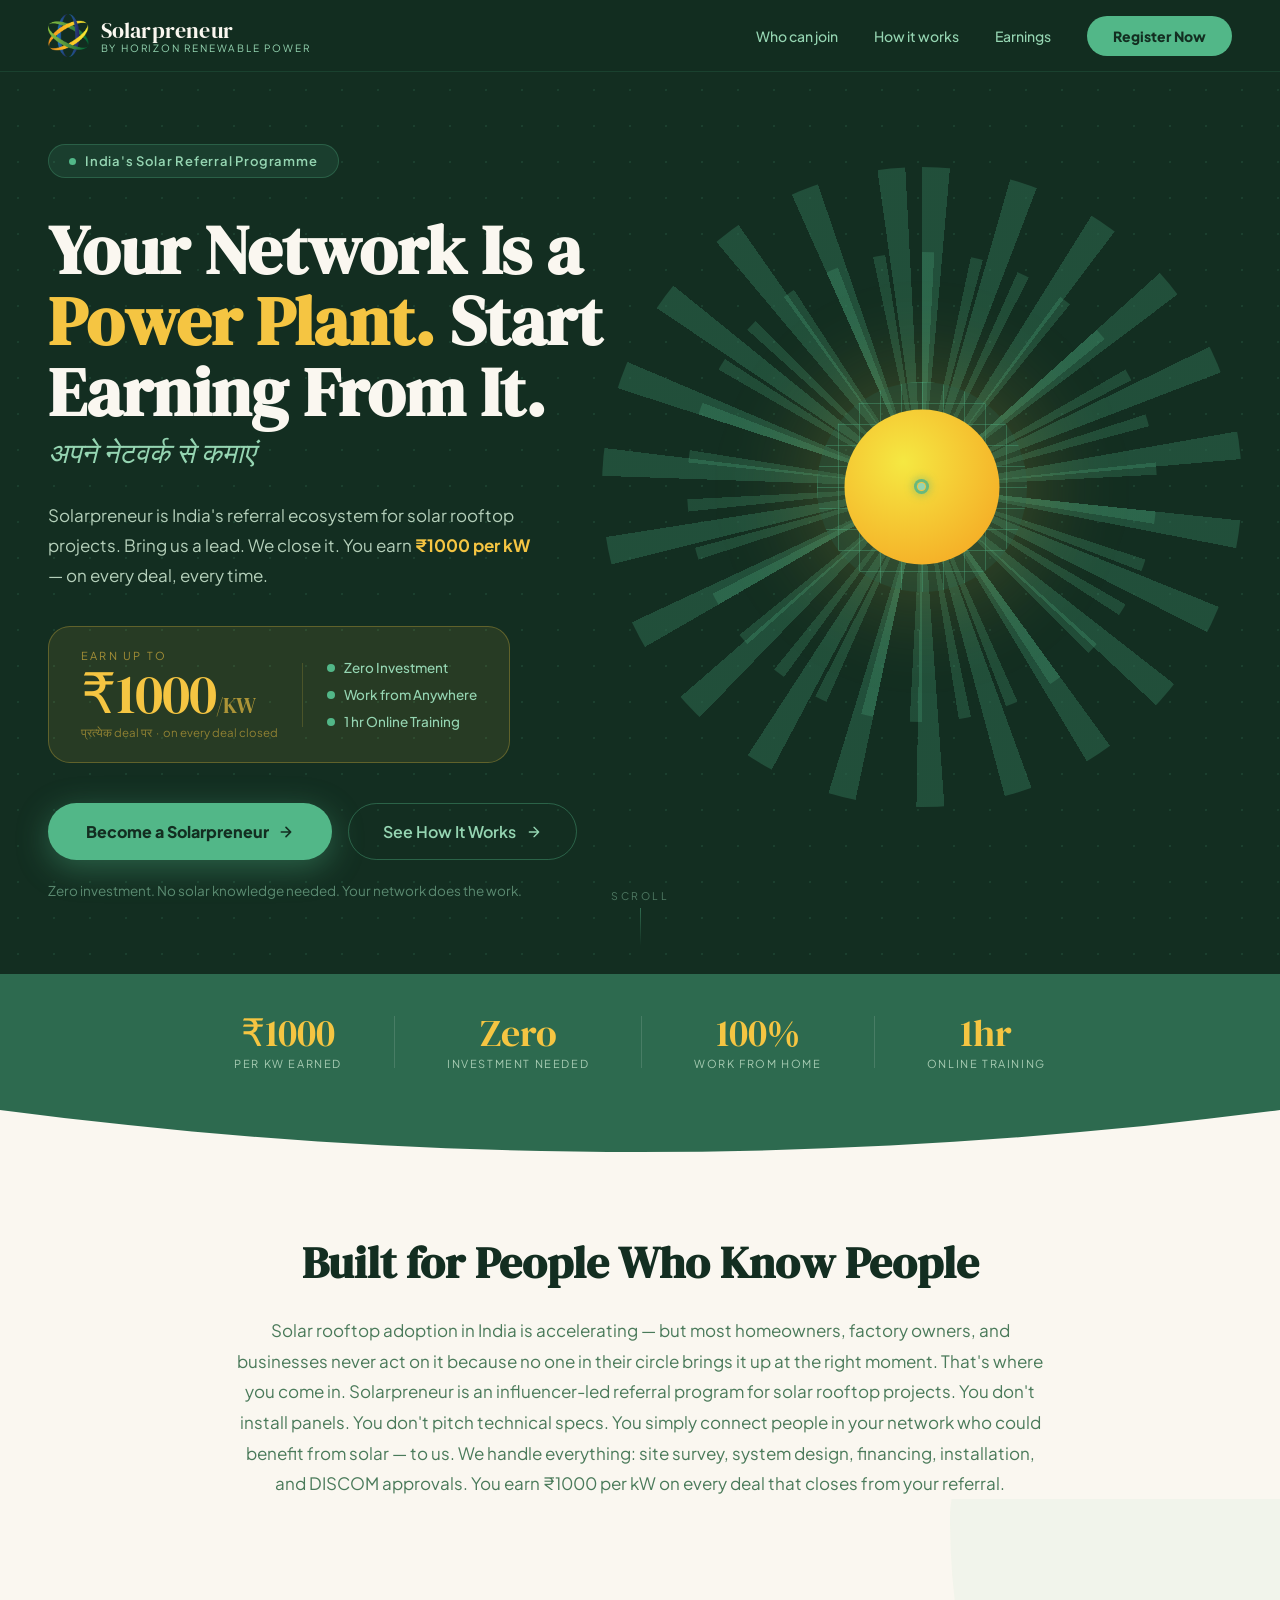
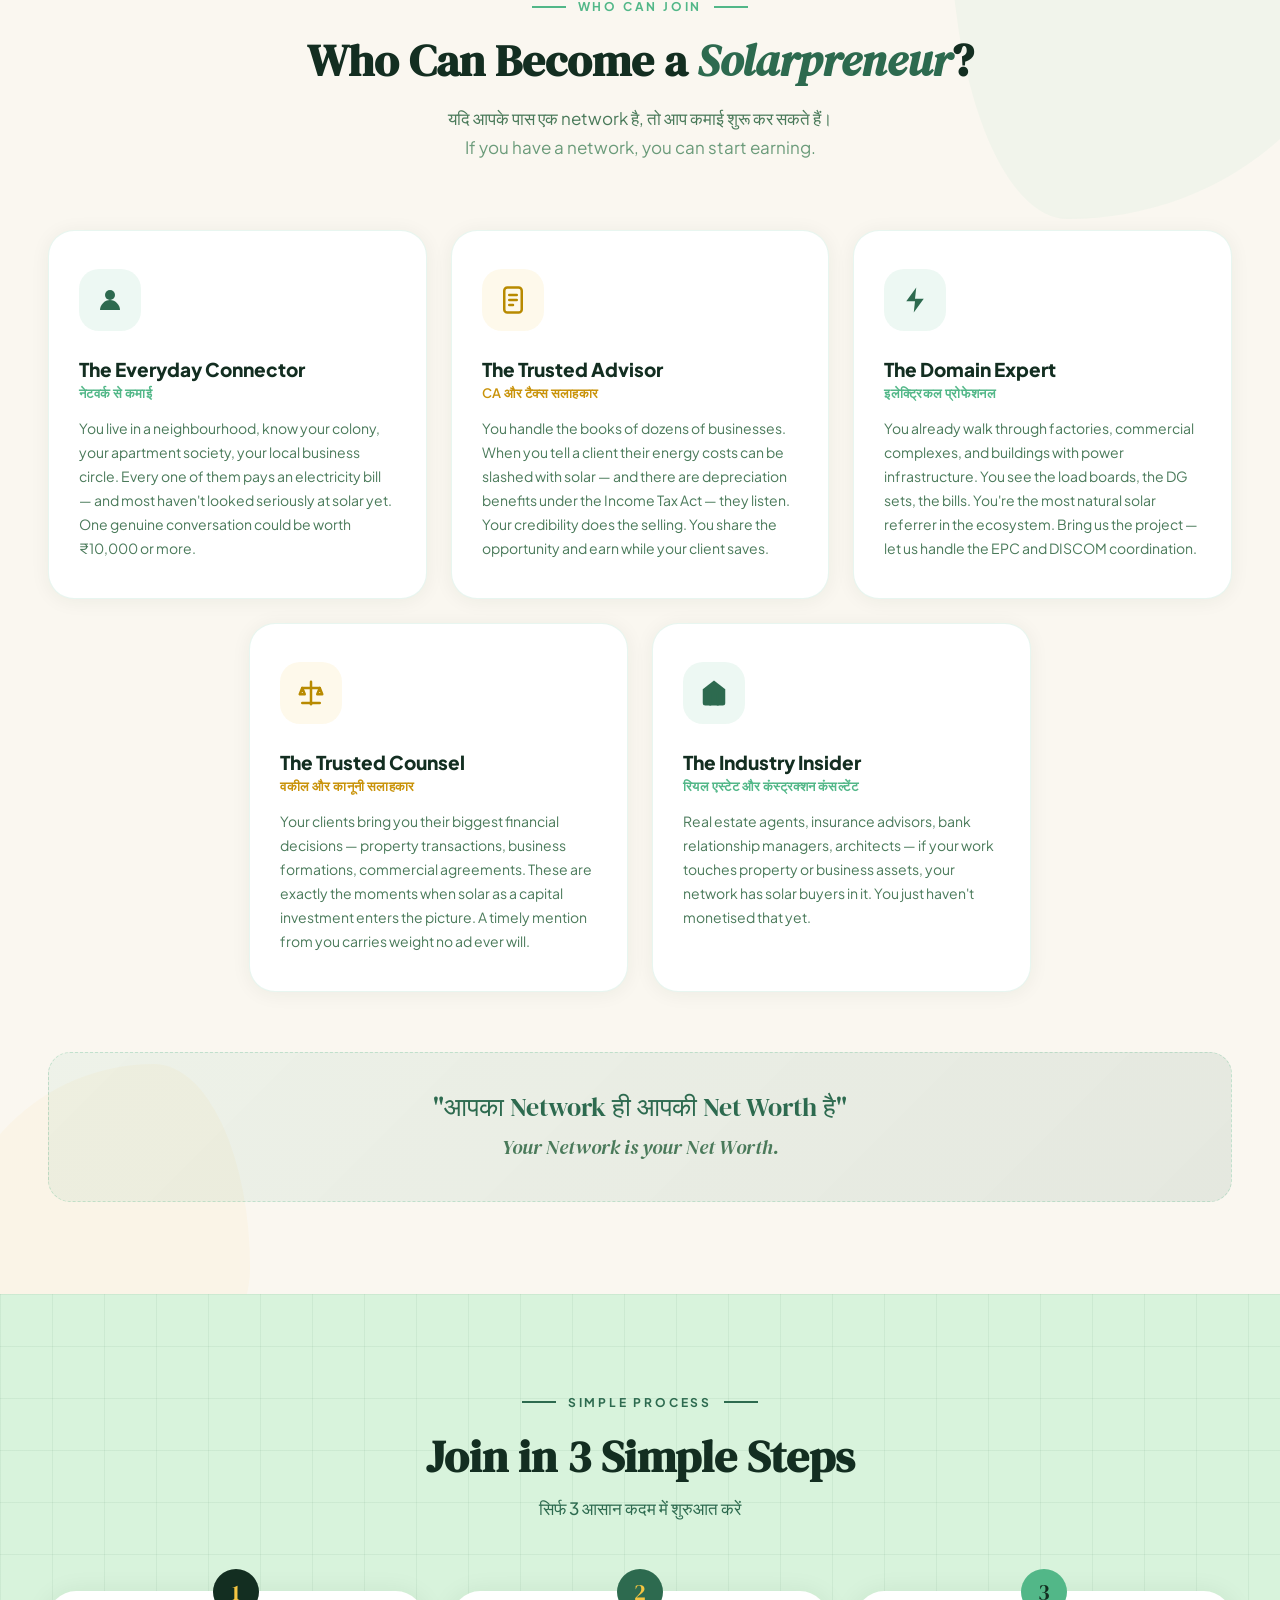
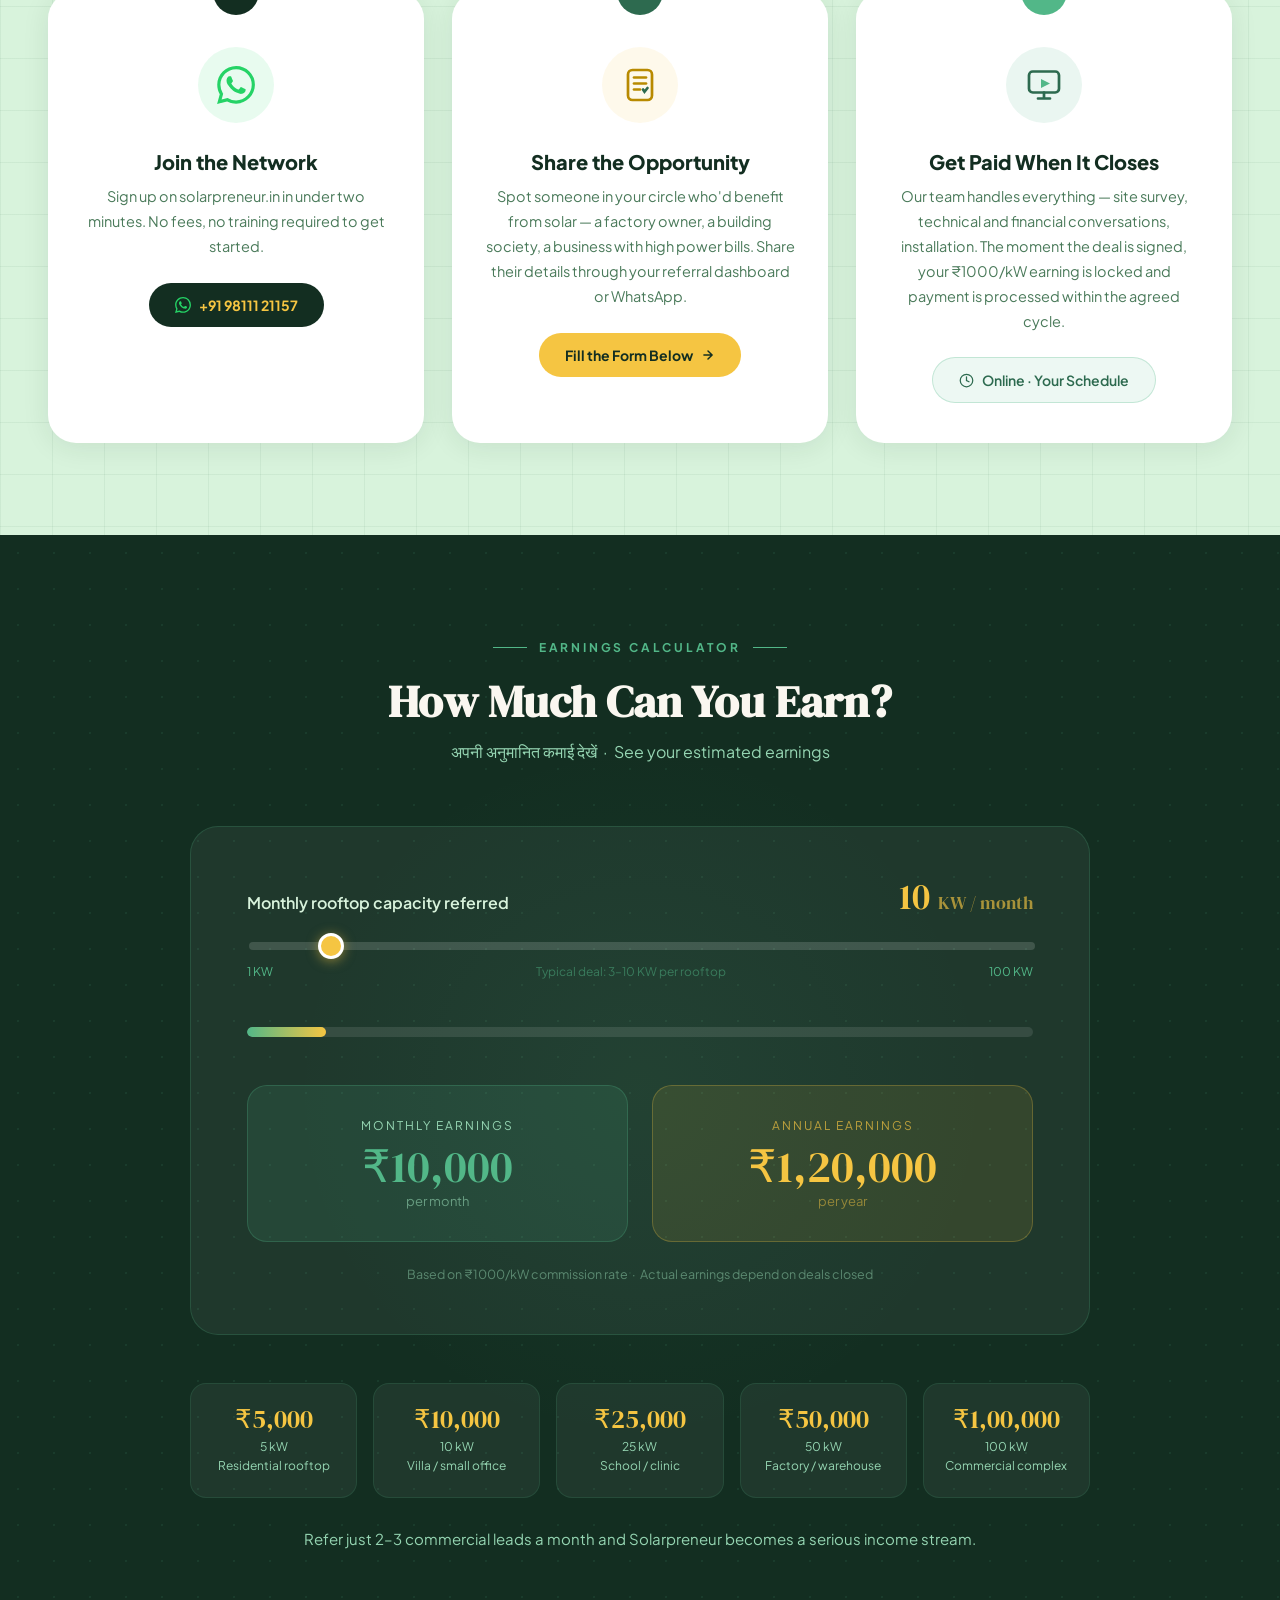
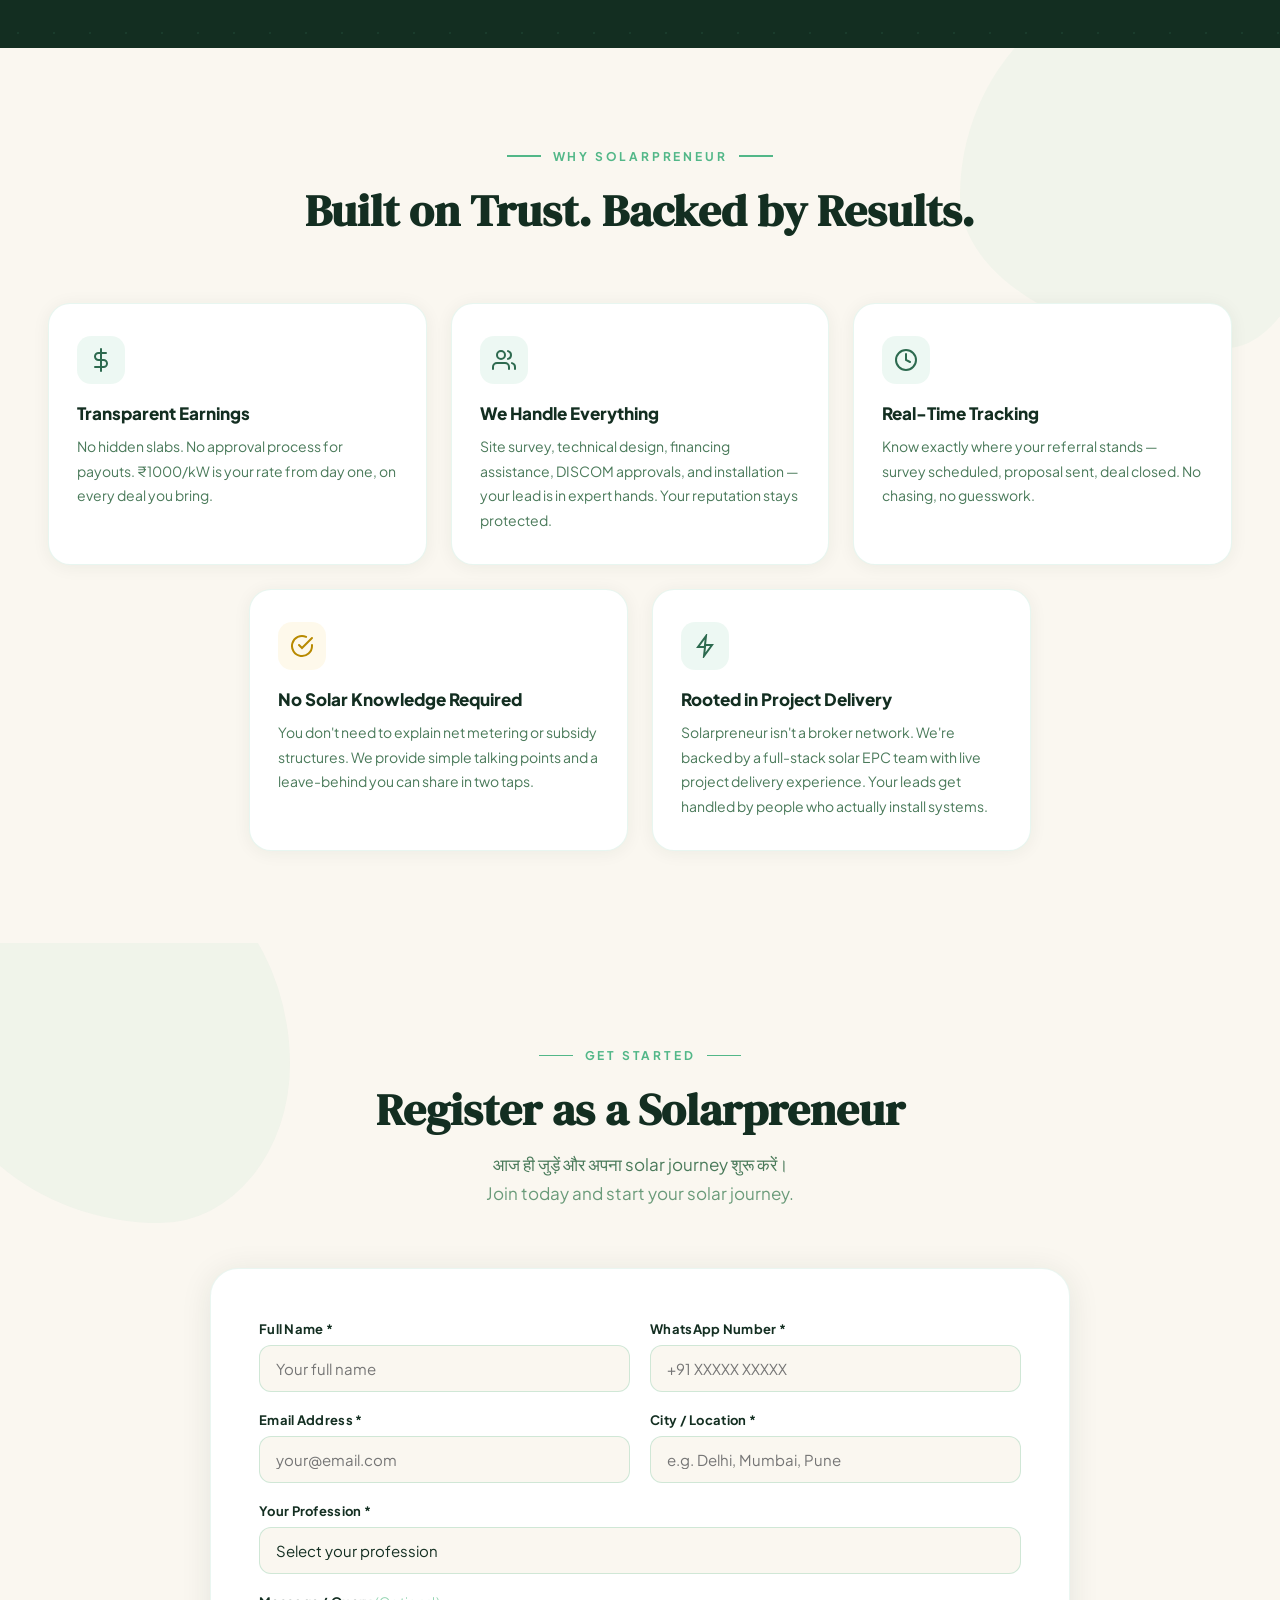
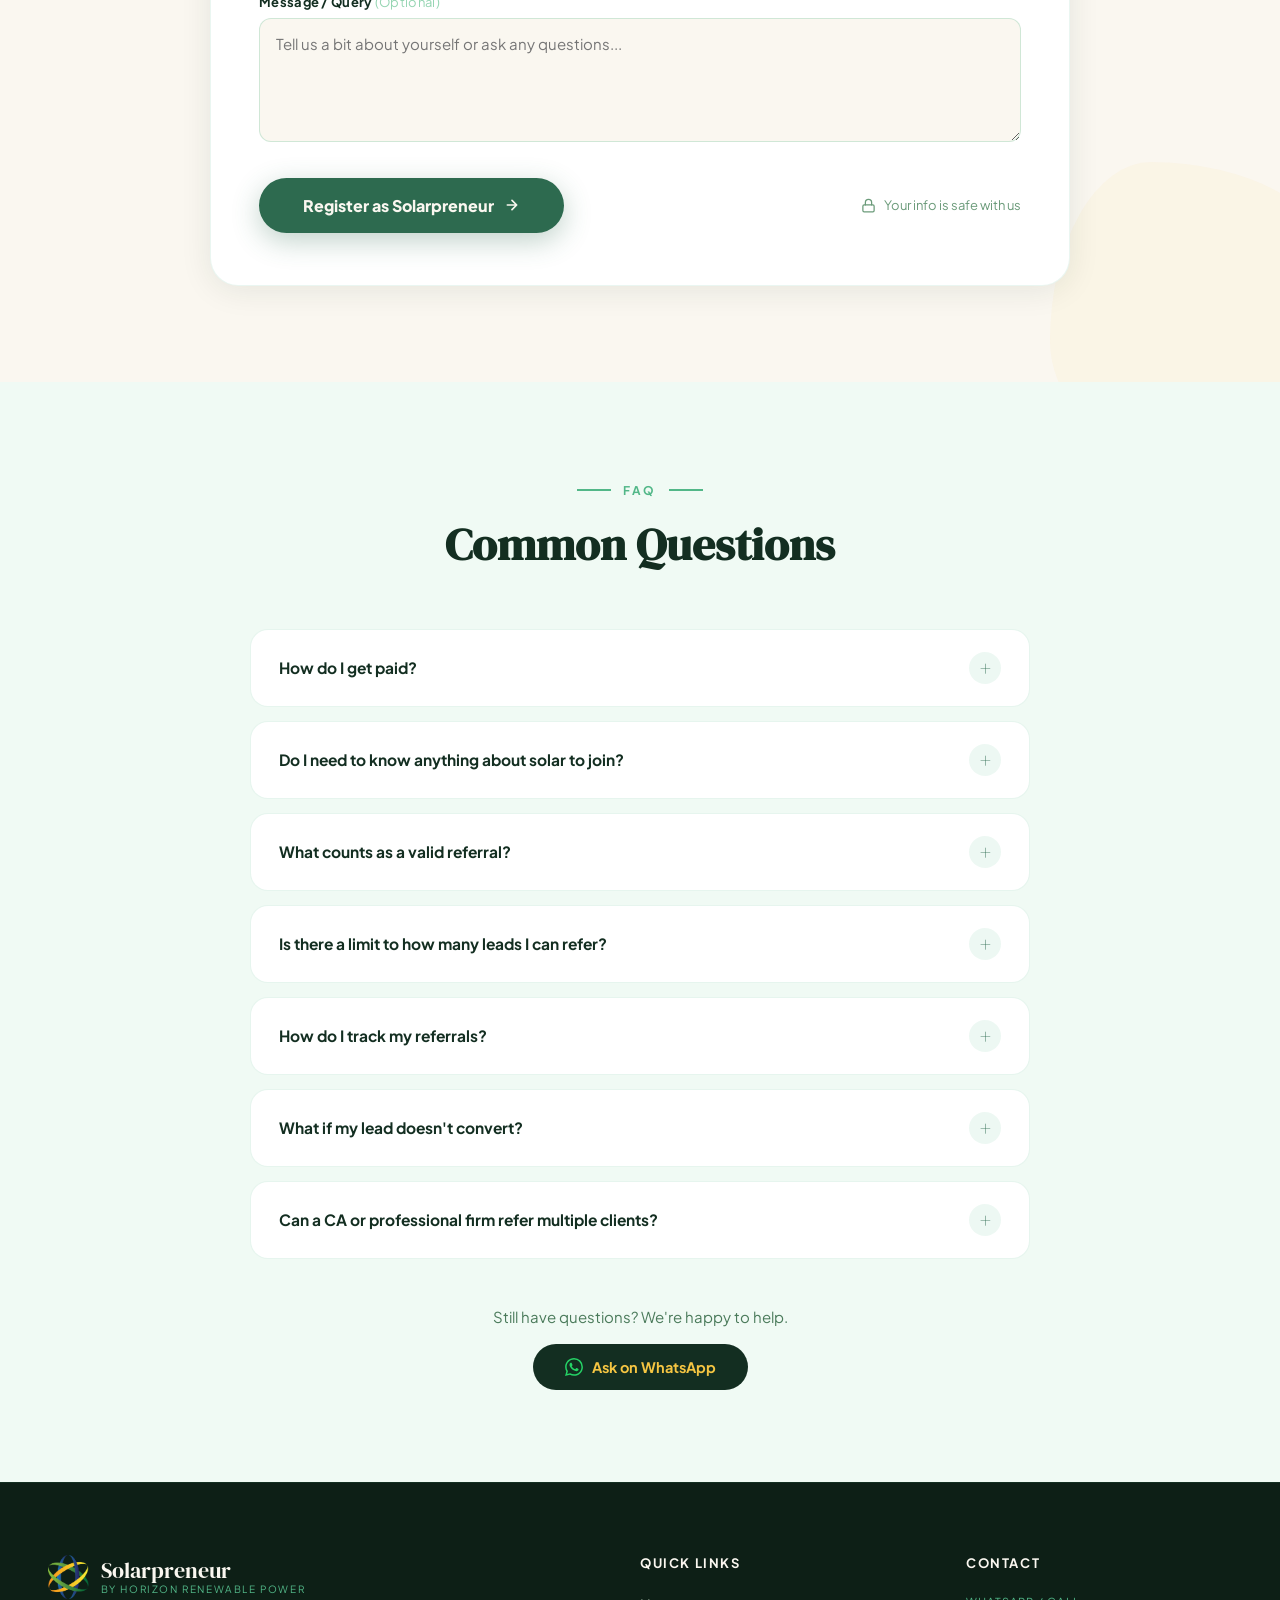
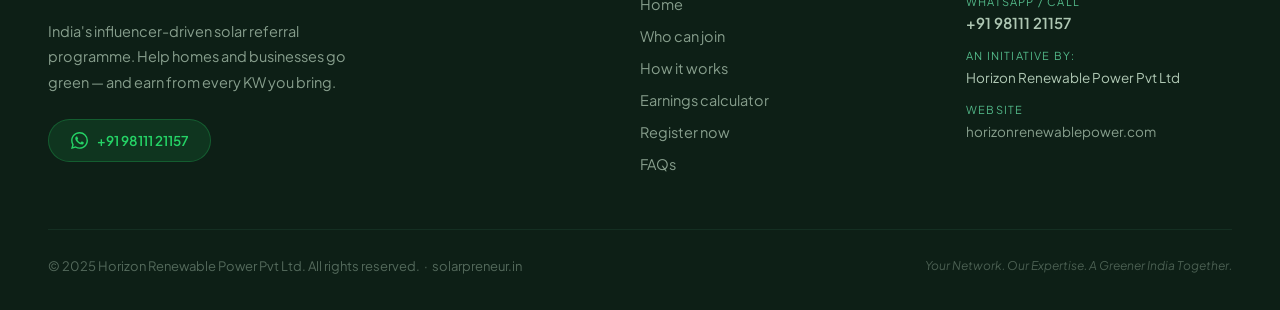
<file: index.html>
<!DOCTYPE html>
<html lang="en">
<head>
<meta charset="utf-8">
<meta name="viewport" content="width=device-width, initial-scale=1">
<title>Solarpreneur – Earn ₹1000/kW Referring Solar Rooftop Leads | Join Free</title>
<meta name="description" content="Turn your network into earnings. Join Solarpreneur's referral program and earn ₹1000 per kW on every solar rooftop deal you bring. Zero investment. Works for CAs, contractors, lawyers, and individuals across India.">
<meta name="keywords" content="solar referral program India, earn from solar leads, solar partner program, solarpreneur, solar affiliate India, refer and earn solar rooftop, solar business partner, passive income solar energy">
<meta name="robots" content="index, follow">
<link rel="canonical" href="https://www.solarpreneur.in">

<!-- Open Graph -->
<meta property="og:title" content="Solarpreneur – Earn ₹1000/kW Referring Solar Rooftop Leads">
<meta property="og:description" content="Turn your network into earnings. Join free, refer solar leads, earn ₹1000/kW on every closed deal.">
<meta property="og:url" content="https://www.solarpreneur.in">
<meta property="og:type" content="website">
<meta property="og:image" content="https://www.solarpreneur.in/og-image.jpg">

<!-- Twitter Card -->
<meta name="twitter:card" content="summary_large_image">
<meta name="twitter:title" content="Solarpreneur – Earn ₹1000/kW on Solar Referrals">
<meta name="twitter:description" content="Zero investment. Refer solar leads. Earn ₹1000/kW on every closed deal. Join free.">

<!-- Schema: Organization -->
<script type="application/ld+json">
{
  "@context": "https://schema.org",
  "@type": "Organization",
  "name": "Solarpreneur",
  "url": "https://www.solarpreneur.in",
  "description": "India's referral ecosystem for solar rooftop projects. Earn ₹1000/kW on every deal you bring.",
  "sameAs": []
}
</script>

<!-- Schema: Service -->
<script type="application/ld+json">
{
  "@context": "https://schema.org",
  "@type": "Service",
  "name": "Solarpreneur Referral Program",
  "provider": { "@type": "Organization", "name": "Solarpreneur" },
  "description": "Earn ₹1000 per kW by referring solar rooftop leads to Solarpreneur. Zero investment required.",
  "areaServed": "IN",
  "serviceType": "Solar Referral Program"
}
</script>

<!-- Schema: FAQPage -->
<script type="application/ld+json">
{
  "@context": "https://schema.org",
  "@type": "FAQPage",
  "mainEntity": [
    {
      "@type": "Question",
      "name": "How do I get paid as a Solarpreneur?",
      "acceptedAnswer": { "@type": "Answer", "text": "Earnings are calculated at ₹1000 per kW of the sanctioned system capacity in the signed project agreement. Payment is processed directly to your registered bank account after deal execution." }
    },
    {
      "@type": "Question",
      "name": "Do I need solar knowledge to join?",
      "acceptedAnswer": { "@type": "Answer", "text": "No. We provide simple talking points and WhatsApp-ready message templates. Your job is to identify the lead and introduce them to us. We handle every technical conversation." }
    },
    {
      "@type": "Question",
      "name": "Is there a limit on how many leads I can refer?",
      "acceptedAnswer": { "@type": "Answer", "text": "None. There is no cap on referrals or earnings. The more deals you bring, the more you earn." }
    },
    {
      "@type": "Question",
      "name": "Who can become a Solarpreneur?",
      "acceptedAnswer": { "@type": "Answer", "text": "Anyone — individuals, Chartered Accountants, electrical contractors, lawyers, real estate agents, insurance advisors, or any professional whose work puts them in front of property or business owners." }
    },
    {
      "@type": "Question",
      "name": "What counts as a valid referral?",
      "acceptedAnswer": { "@type": "Answer", "text": "Any residential, commercial, or industrial property owner in India who is genuinely interested in a rooftop solar installation and has not already been approached by our team." }
    }
  ]
}
</script>

<link href="https://fonts.googleapis.com/css2?family=DM+Serif+Display:ital@0;1&family=Plus+Jakarta+Sans:wght@400;500;600;700;800&display=swap" rel="stylesheet">
<link rel="stylesheet" href="styles.css">
<style>
/* Prevent horizontal scroll globally */
html, body { overflow-x: hidden; }

/* Mobile menu — hidden by default, shown only on mobile */
#mobile-menu-btn { display: none; }
#mobile-menu {
  position: fixed; top: 72px; left: 0; right: 0; z-index: 199;
  background: rgba(10,26,18,.98); backdrop-filter: blur(14px); -webkit-backdrop-filter: blur(14px);
  padding: 16px 20px 24px; display: none; flex-direction: column;
  border-bottom: 1px solid rgba(82,183,136,.15); box-shadow: 0 12px 40px rgba(0,0,0,.4);
}
#mobile-menu.open { display: flex; }
#mobile-menu a { color: #95D5B2; text-decoration: none; font-size: 16px; font-weight: 500; padding: 14px 4px; border-bottom: 1px solid rgba(82,183,136,.09); display: block; transition: color .2s; }
#mobile-menu a:hover { color: #FAF7F0; }
#mobile-menu .mob-cta { border-bottom: none !important; margin-top: 14px; background: #52B788; color: #132E21; padding: 14px 28px; border-radius: 100px; font-weight: 800; text-align: center; font-size: 15px; }

@media (max-width: 768px) {
  /* Nav */
  nav { padding: 0 18px !important; }
  #nav-links .nav-link { display: none !important; }
  #mobile-menu-btn { display: flex !important; }

  /* Hero animation — scaled down, bottom-right corner */
  #hero-sun {
    display: block !important;
    right: -90px !important;
    top: 40% !important;
    transform: translateY(-50%) scale(0.3) !important;
    transform-origin: center right;
    opacity: 0.45;
  }
  #hero-content { padding: 44px 20px 80px !important; }
  #hero-earn-card { flex-direction: column !important; align-items: flex-start !important; padding: 18px 20px !important; width: 100% !important; box-sizing: border-box !important; }
  #hero-earn-divider { display: none !important; }

  /* How It Works */
  #how-steps { grid-template-columns: 1fr !important; max-width: 460px; margin-left: auto; margin-right: auto; }

  /* Calculator */
  #calc-card { padding: 32px 18px !important; }
  #calc-slider-header { flex-direction: column !important; align-items: flex-start !important; gap: 6px !important; }
  #calc-earnings { grid-template-columns: 1fr !important; }

  /* Footer */
  #footer-grid { grid-template-columns: 1fr !important; gap: 40px !important; }

  /* Section / footer horizontal padding */
  section { padding-left: 20px !important; padding-right: 20px !important; }
  footer  { padding-left: 20px !important; padding-right: 20px !important; }
}
</style>
</head>
<body>

<!-- ═══ NAV ═══ -->
<nav style="position:fixed; top:0; left:0; right:0; z-index:200; background:rgba(19,46,33,.97); backdrop-filter:blur(14px); -webkit-backdrop-filter:blur(14px); height:72px; display:flex; align-items:center; justify-content:space-between; padding:0 48px; border-bottom:1px solid rgba(82,183,136,.14)">
  <a href="#hero" style="text-decoration:none; display:flex; align-items:center; gap:12px">
    <img src="Assets/Images/hrp-icon-logo.png" alt="Solarpreneur Logo" style="height:44px; width:auto; object-fit:contain; flex-shrink:0">
    <div>
      <div style="font-family:'DM Serif Display',serif; color:#FAF7F0; font-size:22px; line-height:1.15; letter-spacing:.2px">Solarpreneur</div>
      <div style="font-size:10px; color:#95D5B2; letter-spacing:1.8px; text-transform:uppercase; line-height:1">by Horizon Renewable Power</div>
    </div>
  </a>
  <div id="nav-links" style="display:flex; align-items:center; gap:36px">
    <a href="#who"        class="nav-link" style="color:#95D5B2; text-decoration:none; font-size:14px; font-weight:500; transition:color .2s">Who can join</a>
    <a href="#how"        class="nav-link" style="color:#95D5B2; text-decoration:none; font-size:14px; font-weight:500; transition:color .2s">How it works</a>
    <a href="#calculator" class="nav-link" style="color:#95D5B2; text-decoration:none; font-size:14px; font-weight:500; transition:color .2s">Earnings</a>
    <a href="#register"   class="nav-cta"  style="background:#52B788; color:#132E21; padding:11px 26px; border-radius:100px; font-weight:800; font-size:14px; text-decoration:none; transition:background .2s">Register Now</a>
    <button id="mobile-menu-btn" onclick="toggleMobileMenu()" aria-label="Menu" style="background:none; border:1.5px solid rgba(82,183,136,.35); border-radius:8px; padding:0; cursor:pointer; flex-direction:column; align-items:center; justify-content:center; gap:5px; width:40px; height:40px">
      <span class="hb" style="display:block; width:18px; height:2px; background:#95D5B2; border-radius:2px; transition:all .25s"></span>
      <span class="hb" style="display:block; width:18px; height:2px; background:#95D5B2; border-radius:2px; transition:all .25s"></span>
      <span class="hb" style="display:block; width:18px; height:2px; background:#95D5B2; border-radius:2px; transition:all .25s"></span>
    </button>
  </div>
</nav>

<!-- Mobile slide-down menu -->
<div id="mobile-menu">
  <a href="#who"        onclick="closeMobileMenu()">Who can join</a>
  <a href="#how"        onclick="closeMobileMenu()">How it works</a>
  <a href="#calculator" onclick="closeMobileMenu()">Earnings calculator</a>
  <a href="#faq"        onclick="closeMobileMenu()">FAQs</a>
  <a href="#register"   onclick="closeMobileMenu()" class="mob-cta">Register Now</a>
</div>

<!-- ═══ HERO ═══ -->
<section id="hero" style="min-height:100vh; background:#132E21; position:relative; overflow:hidden; display:flex; align-items:center; padding-top:72px">
  <!-- Dot-grid texture -->
  <div style="position:absolute; inset:0; background-image:radial-gradient(rgba(82,183,136,.13) 1.5px, transparent 1.5px); background-size:36px 36px; pointer-events:none"></div>

  <!-- Abstract sun art — right side -->
  <div id="hero-sun" style="position:absolute; right:3%; top:50%; transform:translateY(-50%); pointer-events:none; user-select:none">
    <div style="position:absolute; width:640px; height:640px; top:50%; left:50%; transform:translate(-50%,-50%); border-radius:50%; background:repeating-conic-gradient(rgba(45,106,79,.55) 0deg 5deg, transparent 5deg 16deg); animation:spin-slow 75s linear infinite"></div>
    <div style="position:absolute; width:470px; height:470px; top:50%; left:50%; transform:translate(-50%,-50%); border-radius:50%; background:repeating-conic-gradient(rgba(82,183,136,.22) 0deg 3deg, transparent 3deg 12deg); animation:spin-rev 48s linear infinite"></div>
    <div style="position:absolute; width:340px; height:340px; top:50%; left:50%; transform:translate(-50%,-50%); border-radius:50%; background:radial-gradient(circle, rgba(245,197,66,.28) 0%, transparent 70%); filter:blur(32px)"></div>
    <div style="position:absolute; width:210px; height:210px; top:50%; left:50%; transform:translate(-50%,-50%); border-radius:50%; overflow:hidden; background:rgba(45,106,79,.25); background-image:linear-gradient(rgba(82,183,136,.35) 1px, transparent 1px), linear-gradient(90deg, rgba(82,183,136,.35) 1px, transparent 1px); background-size:21px 21px"></div>
    <div style="position:absolute; width:155px; height:155px; top:50%; left:50%; transform:translate(-50%,-50%); border-radius:50%; background:radial-gradient(circle at 38% 34%, #F5E842, #F5A020); animation:pulse-sun 4s ease-in-out infinite"></div>
    <div style="position:absolute; top:50%; left:50%; width:0; height:0">
      <div style="position:absolute; width:15px; height:15px; border-radius:50%; background:#52B788; top:-7.5px; left:-7.5px; animation:orbit1 9s linear infinite; box-shadow:0 0 10px rgba(82,183,136,.7)"></div>
      <div style="position:absolute; width:9px;  height:9px;  border-radius:50%; background:#F5C542; top:-4.5px; left:-4.5px; animation:orbit2 15s linear infinite; box-shadow:0 0 8px rgba(245,197,66,.7)"></div>
      <div style="position:absolute; width:7px;  height:7px;  border-radius:50%; background:#95D5B2; top:-3.5px; left:-3.5px; animation:orbit3 7s linear infinite"></div>
    </div>
    <div style="width:640px; height:640px"></div>
  </div>

  <!-- Hero text content -->
  <div id="hero-content" style="width:100%; max-width:1300px; margin:0 auto; padding:72px 48px; position:relative; z-index:10">
    <div style="max-width:610px">
      <!-- Pill tag -->
      <div style="display:inline-flex; align-items:center; gap:9px; background:rgba(82,183,136,.12); border:1px solid rgba(82,183,136,.28); border-radius:100px; padding:8px 20px; margin-bottom:36px">
        <div style="width:7px; height:7px; border-radius:50%; background:#52B788; animation:dotPulse 2s ease-in-out infinite"></div>
        <span style="color:#95D5B2; font-size:13px; font-weight:600; letter-spacing:.8px">India's Solar Referral Programme</span>
      </div>

      <!-- Headline -->
      <h1 style="font-family:'DM Serif Display',serif; color:#FAF7F0; font-size:clamp(50px,5.4vw,88px); line-height:1.03; margin:0 0 6px">
        Your Network Is a <span style="color:#F5C542">Power Plant.</span> Start Earning From It.
      </h1>

      <!-- Hindi subtitle -->
      <div style="font-family:'DM Serif Display',serif; font-style:italic; color:#95D5B2; font-size:clamp(18px,2.2vw,28px); margin-bottom:28px">
        अपने नेटवर्क से कमाएं
      </div>

      <!-- Body copy -->
      <p style="color:rgba(216,243,220,.82); font-size:17px; line-height:1.78; margin:0 0 36px; max-width:490px">
        Solarpreneur is India's referral ecosystem for solar rooftop projects. Bring us a lead. We close it. You earn <strong style="color:#F5C542">₹1000 per kW</strong> — on every deal, every time.
      </p>

      <!-- Earnings highlight card -->
      <div id="hero-earn-card" style="display:inline-flex; align-items:center; gap:24px; background:rgba(245,197,66,.09); border:1px solid rgba(245,197,66,.28); border-radius:22px; padding:22px 32px; margin-bottom:40px">
        <div>
          <div style="font-size:11px; color:rgba(245,197,66,.6); text-transform:uppercase; letter-spacing:2.2px; margin-bottom:4px">Earn up to</div>
          <div style="font-family:'DM Serif Display',serif; font-size:56px; color:#F5C542; line-height:1; letter-spacing:-1px">₹1000<span style="font-size:22px; color:rgba(245,197,66,.65)">/KW</span></div>
          <div style="font-size:11.5px; color:rgba(245,197,66,.5); margin-top:3px">प्रत्येक deal पर &nbsp;·&nbsp; on every deal closed</div>
        </div>
        <div id="hero-earn-divider" style="width:1px; height:64px; background:rgba(245,197,66,.18); flex-shrink:0"></div>
        <div style="display:flex; flex-direction:column; gap:10px">
          <div style="display:flex; align-items:center; gap:9px"><div style="width:8px; height:8px; border-radius:50%; background:#52B788; flex-shrink:0"></div><span style="color:#95D5B2; font-size:13.5px; font-weight:500">Zero Investment</span></div>
          <div style="display:flex; align-items:center; gap:9px"><div style="width:8px; height:8px; border-radius:50%; background:#52B788; flex-shrink:0"></div><span style="color:#95D5B2; font-size:13.5px; font-weight:500">Work from Anywhere</span></div>
          <div style="display:flex; align-items:center; gap:9px"><div style="width:8px; height:8px; border-radius:50%; background:#52B788; flex-shrink:0"></div><span style="color:#95D5B2; font-size:13.5px; font-weight:500">1 hr Online Training</span></div>
        </div>
      </div>

      <!-- CTAs -->
      <div style="display:flex; gap:16px; flex-wrap:wrap">
        <a href="#register" class="hero-cta-primary" style="background:#52B788; color:#132E21; padding:17px 38px; border-radius:100px; font-weight:800; font-size:16px; text-decoration:none; box-shadow:0 8px 32px rgba(82,183,136,.38); display:inline-flex; align-items:center; gap:9px; transition:all .2s">
          Become a Solarpreneur
          <svg width="16" height="16" viewBox="0 0 24 24" fill="none" stroke="currentColor" stroke-width="2.5" stroke-linecap="round" stroke-linejoin="round"><path d="M5 12h14M12 5l7 7-7 7"/></svg>
        </a>
        <a href="#how" class="hero-cta-wa" style="border:1.5px solid rgba(82,183,136,.38); color:#95D5B2; padding:17px 34px; border-radius:100px; font-weight:600; font-size:16px; text-decoration:none; display:inline-flex; align-items:center; gap:10px; transition:all .2s">
          See How It Works
          <svg width="16" height="16" viewBox="0 0 24 24" fill="none" stroke="currentColor" stroke-width="2" stroke-linecap="round" stroke-linejoin="round"><path d="M5 12h14M12 5l7 7-7 7"/></svg>
        </a>
      </div>
      <p style="color:rgba(149,213,178,.55); font-size:13.5px; margin:20px 0 0; line-height:1.6">Zero investment. No solar knowledge needed. Your network does the work.</p>
    </div>
  </div>

  <!-- Scroll cue -->
  <div style="position:absolute; bottom:28px; left:50%; transform:translateX(-50%); display:flex; flex-direction:column; align-items:center; gap:6px; opacity:.45">
    <span style="color:#95D5B2; font-size:10.5px; letter-spacing:2.5px; text-transform:uppercase">Scroll</span>
    <div style="width:1px; height:38px; background:linear-gradient(to bottom, #52B788, transparent)"></div>
  </div>
</section>

<!-- ═══ BENEFITS STRIP ═══ -->
<div style="background:#2D6A4F; padding:32px 48px">
  <div style="max-width:1300px; margin:0 auto; display:flex; align-items:center; justify-content:center; flex-wrap:wrap; gap:0">
    <div style="text-align:center; padding:8px 52px">
      <div style="font-family:'DM Serif Display',serif; font-size:38px; color:#F5C542; line-height:1; margin-bottom:5px">₹1000</div>
      <div style="font-size:11px; color:rgba(216,243,220,.7); text-transform:uppercase; letter-spacing:1.6px">Per KW earned</div>
    </div>
    <div style="width:1px; height:52px; background:rgba(255,255,255,.13)"></div>
    <div style="text-align:center; padding:8px 52px">
      <div style="font-family:'DM Serif Display',serif; font-size:38px; color:#F5C542; line-height:1; margin-bottom:5px">Zero</div>
      <div style="font-size:11px; color:rgba(216,243,220,.7); text-transform:uppercase; letter-spacing:1.6px">Investment needed</div>
    </div>
    <div style="width:1px; height:52px; background:rgba(255,255,255,.13)"></div>
    <div style="text-align:center; padding:8px 52px">
      <div style="font-family:'DM Serif Display',serif; font-size:38px; color:#F5C542; line-height:1; margin-bottom:5px">100%</div>
      <div style="font-size:11px; color:rgba(216,243,220,.7); text-transform:uppercase; letter-spacing:1.6px">Work from home</div>
    </div>
    <div style="width:1px; height:52px; background:rgba(255,255,255,.13)"></div>
    <div style="text-align:center; padding:8px 52px">
      <div style="font-family:'DM Serif Display',serif; font-size:38px; color:#F5C542; line-height:1; margin-bottom:5px">1hr</div>
      <div style="font-size:11px; color:rgba(216,243,220,.7); text-transform:uppercase; letter-spacing:1.6px">Online training</div>
    </div>
  </div>
</div>

<!-- Wave: dark green → cream -->
<div style="background:#2D6A4F; line-height:0">
  <svg viewBox="0 0 1440 56" style="width:100%; display:block; height:56px" preserveAspectRatio="none">
    <path d="M0,0 C480,56 960,56 1440,0 L1440,56 L0,56 Z" fill="#FAF7F0"/>
  </svg>
</div>

<!-- ═══ ABOUT ═══ -->
<section style="background:#FAF7F0; padding:72px 48px 0">
  <div style="max-width:1300px; margin:0 auto">
    <div style="max-width:820px; margin:0 auto; text-align:center">
      <h2 style="font-family:'DM Serif Display',serif; font-size:clamp(34px,3.5vw,52px); color:#132E21; margin:0 0 28px; line-height:1.1">Built for People Who Know People</h2>
      <p style="color:#4A7A5A; font-size:17px; line-height:1.8; margin:0">Solar rooftop adoption in India is accelerating — but most homeowners, factory owners, and businesses never act on it because no one in their circle brings it up at the right moment. That's where you come in. Solarpreneur is an influencer-led referral program for solar rooftop projects. You don't install panels. You don't pitch technical specs. You simply connect people in your network who could benefit from solar — to us. We handle everything: site survey, system design, financing, installation, and DISCOM approvals. You earn ₹1000 per kW on every deal that closes from your referral.</p>
    </div>
  </div>
</section>

<!-- ═══ WHO CAN JOIN ═══ -->
<section id="who" style="background:#FAF7F0; padding:92px 48px; position:relative; overflow:hidden">
  <div style="position:absolute; width:420px; height:420px; top:-100px; right:-90px; border-radius:34% 66% 72% 28% / 28% 34% 66% 72%; background:rgba(82,183,136,.05); pointer-events:none"></div>
  <div style="position:absolute; width:300px; height:300px; bottom:-70px; left:-50px; border-radius:68% 32% 28% 72% / 68% 68% 32% 32%; background:rgba(245,197,66,.05); pointer-events:none"></div>

  <div style="max-width:1300px; margin:0 auto; position:relative">
    <div style="text-align:center; margin-bottom:68px">
      <div style="display:inline-flex; align-items:center; gap:12px; margin-bottom:22px">
        <div style="width:34px; height:1.5px; background:#52B788"></div>
        <span style="font-size:12px; font-weight:700; color:#52B788; text-transform:uppercase; letter-spacing:2.8px">Who can join</span>
        <div style="width:34px; height:1.5px; background:#52B788"></div>
      </div>
      <h2 style="font-family:'DM Serif Display',serif; font-size:clamp(34px,3.5vw,56px); color:#132E21; margin:0 0 18px; line-height:1.1">Who Can Become a <em style="color:#2D6A4F">Solarpreneur</em>?</h2>
      <p style="color:#4A7A5A; font-size:17px; max-width:540px; margin:0 auto; line-height:1.7">यदि आपके पास एक network है, तो आप कमाई शुरू कर सकते हैं।<br><span style="color:#6B9B7A">If you have a network, you can start earning.</span></p>
    </div>

    <div style="display:flex; flex-wrap:wrap; justify-content:center; gap:24px">

      <div class="who-card who-card-green" style="background:#fff; border-radius:26px; padding:38px 30px; border:1.5px solid rgba(82,183,136,.13); box-shadow:0 2px 20px rgba(19,46,33,.06); transition:all .3s">
        <div style="width:62px; height:62px; border-radius:20px; background:rgba(82,183,136,.1); display:flex; align-items:center; justify-content:center; margin-bottom:26px">
          <svg width="30" height="30" viewBox="0 0 24 24" fill="#2D6A4F"><circle cx="12" cy="8" r="4"/><path d="M4 20c0-4 3.58-8 8-8s8 4 8 8H4z"/></svg>
        </div>
        <div style="font-weight:800; font-size:19px; color:#132E21; margin-bottom:4px">The Everyday Connector</div>
        <div style="font-size:13px; color:#52B788; font-weight:600; margin-bottom:14px; letter-spacing:.4px">नेटवर्क से कमाई</div>
        <p style="color:#4A7A5A; font-size:14px; line-height:1.72; margin:0">You live in a neighbourhood, know your colony, your apartment society, your local business circle. Every one of them pays an electricity bill — and most haven't looked seriously at solar yet. One genuine conversation could be worth ₹10,000 or more.</p>
      </div>

      <div class="who-card who-card-amber" style="background:#fff; border-radius:26px; padding:38px 30px; border:1.5px solid rgba(82,183,136,.13); box-shadow:0 2px 20px rgba(19,46,33,.06); transition:all .3s">
        <div style="width:62px; height:62px; border-radius:20px; background:rgba(245,197,66,.1); display:flex; align-items:center; justify-content:center; margin-bottom:26px">
          <svg width="30" height="30" viewBox="0 0 24 24" fill="none" stroke="#B88A00" stroke-width="2" stroke-linecap="round">
            <rect x="5" y="2" width="14" height="20" rx="2.5"/>
            <line x1="9" y1="8"  x2="15" y2="8"/><line x1="9" y1="12" x2="15" y2="12"/><line x1="9" y1="16" x2="12" y2="16"/>
          </svg>
        </div>
        <div style="font-weight:800; font-size:19px; color:#132E21; margin-bottom:4px">The Trusted Advisor</div>
        <div style="font-size:13px; color:#C9930A; font-weight:600; margin-bottom:14px; letter-spacing:.4px">CA और टैक्स सलाहकार</div>
        <p style="color:#4A7A5A; font-size:14px; line-height:1.72; margin:0">You handle the books of dozens of businesses. When you tell a client their energy costs can be slashed with solar — and there are depreciation benefits under the Income Tax Act — they listen. Your credibility does the selling. You share the opportunity and earn while your client saves.</p>
      </div>

      <div class="who-card who-card-green" style="background:#fff; border-radius:26px; padding:38px 30px; border:1.5px solid rgba(82,183,136,.13); box-shadow:0 2px 20px rgba(19,46,33,.06); transition:all .3s">
        <div style="width:62px; height:62px; border-radius:20px; background:rgba(82,183,136,.1); display:flex; align-items:center; justify-content:center; margin-bottom:26px">
          <svg width="30" height="30" viewBox="0 0 24 24" fill="#2D6A4F"><polygon points="13,2 5,13 12,13 11,22 19,11 12,11"/></svg>
        </div>
        <div style="font-weight:800; font-size:19px; color:#132E21; margin-bottom:4px">The Domain Expert</div>
        <div style="font-size:13px; color:#52B788; font-weight:600; margin-bottom:14px; letter-spacing:.4px">इलेक्ट्रिकल प्रोफेशनल</div>
        <p style="color:#4A7A5A; font-size:14px; line-height:1.72; margin:0">You already walk through factories, commercial complexes, and buildings with power infrastructure. You see the load boards, the DG sets, the bills. You're the most natural solar referrer in the ecosystem. Bring us the project — let us handle the EPC and DISCOM coordination.</p>
      </div>

      <div class="who-card who-card-amber" style="background:#fff; border-radius:26px; padding:38px 30px; border:1.5px solid rgba(82,183,136,.13); box-shadow:0 2px 20px rgba(19,46,33,.06); transition:all .3s">
        <div style="width:62px; height:62px; border-radius:20px; background:rgba(245,197,66,.1); display:flex; align-items:center; justify-content:center; margin-bottom:26px">
          <svg width="30" height="30" viewBox="0 0 24 24" fill="none" stroke="#B88A00" stroke-width="2" stroke-linecap="round" stroke-linejoin="round">
            <line x1="12" y1="3" x2="12" y2="21"/><path d="M5 20h14"/>
            <path d="M5 8L3 13h4L5 8z"/><path d="M19 8l-2 5h4l-2-5z"/><line x1="5" y1="8" x2="19" y2="8"/>
          </svg>
        </div>
        <div style="font-weight:800; font-size:19px; color:#132E21; margin-bottom:4px">The Trusted Counsel</div>
        <div style="font-size:13px; color:#C9930A; font-weight:600; margin-bottom:14px; letter-spacing:.4px">वकील और कानूनी सलाहकार</div>
        <p style="color:#4A7A5A; font-size:14px; line-height:1.72; margin:0">Your clients bring you their biggest financial decisions — property transactions, business formations, commercial agreements. These are exactly the moments when solar as a capital investment enters the picture. A timely mention from you carries weight no ad ever will.</p>
      </div>

      <div class="who-card who-card-green" style="background:#fff; border-radius:26px; padding:38px 30px; border:1.5px solid rgba(82,183,136,.13); box-shadow:0 2px 20px rgba(19,46,33,.06); transition:all .3s">
        <div style="width:62px; height:62px; border-radius:20px; background:rgba(82,183,136,.1); display:flex; align-items:center; justify-content:center; margin-bottom:26px">
          <svg width="30" height="30" viewBox="0 0 24 24" fill="#2D6A4F"><path d="M3 9l9-7 9 7v11a2 2 0 01-2 2H5a2 2 0 01-2-2z"/><polyline points="9,22 9,12 15,12 15,22" fill="none" stroke="#2D6A4F" stroke-width="1.5"/></svg>
        </div>
        <div style="font-weight:800; font-size:19px; color:#132E21; margin-bottom:4px">The Industry Insider</div>
        <div style="font-size:13px; color:#52B788; font-weight:600; margin-bottom:14px; letter-spacing:.4px">रियल एस्टेट और कंस्ट्रक्शन कंसल्टेंट</div>
        <p style="color:#4A7A5A; font-size:14px; line-height:1.72; margin:0">Real estate agents, insurance advisors, bank relationship managers, architects — if your work touches property or business assets, your network has solar buyers in it. You just haven't monetised that yet.</p>
      </div>
    </div>

    <!-- Pull-quote -->
    <div style="text-align:center; margin-top:60px; padding:36px 40px; background:linear-gradient(135deg, rgba(82,183,136,.07), rgba(45,106,79,.1)); border-radius:22px; border:1.5px dashed rgba(82,183,136,.28)">
      <p style="font-family:'DM Serif Display',serif; font-size:clamp(20px,2.2vw,26px); color:#2D6A4F; margin:0; line-height:1.45">
        "आपका Network ही आपकी Net Worth है"<br>
        <em style="font-size:clamp(16px,1.8vw,20px); color:#4A7A5A">Your Network is your Net Worth.</em>
      </p>
    </div>
  </div>
</section>

<!-- ═══ HOW IT WORKS ═══ -->
<section id="how" style="background:#D8F3DC; padding:92px 48px; position:relative; overflow:hidden">
  <div style="position:absolute; inset:0; background-image:linear-gradient(rgba(45,106,79,.07) 1px, transparent 1px), linear-gradient(90deg, rgba(45,106,79,.07) 1px, transparent 1px); background-size:52px 52px; pointer-events:none"></div>

  <div style="max-width:1300px; margin:0 auto; position:relative">
    <div style="text-align:center; margin-bottom:72px">
      <div style="display:inline-flex; align-items:center; gap:12px; margin-bottom:22px">
        <div style="width:34px; height:1.5px; background:#2D6A4F"></div>
        <span style="font-size:12px; font-weight:700; color:#2D6A4F; text-transform:uppercase; letter-spacing:2.8px">Simple process</span>
        <div style="width:34px; height:1.5px; background:#2D6A4F"></div>
      </div>
      <h2 style="font-family:'DM Serif Display',serif; font-size:clamp(34px,3.5vw,56px); color:#132E21; margin:0 0 16px; line-height:1.1">Join in 3 Simple Steps</h2>
      <p style="color:#2D6A4F; font-size:17px; margin:0; font-weight:500">सिर्फ 3 आसान कदम में शुरुआत करें</p>
    </div>

    <div id="how-steps" style="display:grid; grid-template-columns:repeat(3,1fr); gap:28px">

      <!-- Step 1 -->
      <div style="background:#fff; border-radius:28px; padding:48px 32px 40px; text-align:center; box-shadow:0 4px 28px rgba(19,46,33,.09); position:relative">
        <div style="position:absolute; top:-22px; left:50%; transform:translateX(-50%); width:46px; height:46px; border-radius:50%; background:#132E21; display:flex; align-items:center; justify-content:center; font-family:'DM Serif Display',serif; color:#F5C542; font-size:22px">1</div>
        <div style="width:76px; height:76px; border-radius:50%; background:rgba(37,211,102,.1); display:flex; align-items:center; justify-content:center; margin:8px auto 26px">
          <svg width="38" height="38" viewBox="0 0 24 24" fill="#25D366"><path d="M17.472 14.382c-.297-.149-1.758-.867-2.03-.967-.273-.099-.471-.148-.67.15-.197.297-.767.966-.94 1.164-.173.199-.347.223-.644.075-.297-.15-1.255-.463-2.39-1.475-.883-.788-1.48-1.761-1.653-2.059-.173-.297-.018-.458.13-.606.134-.133.298-.347.446-.52.149-.174.198-.298.298-.497.099-.198.05-.371-.025-.52-.075-.149-.669-1.612-.916-2.207-.242-.579-.487-.5-.669-.51-.173-.008-.371-.01-.57-.01-.198 0-.52.074-.792.372-.272.297-1.04 1.016-1.04 2.479 0 1.462 1.065 2.875 1.213 3.074.149.198 2.096 3.2 5.077 4.487.709.306 1.262.489 1.694.625.712.227 1.36.195 1.871.118.571-.085 1.758-.719 2.006-1.413.248-.694.248-1.289.173-1.413-.074-.124-.272-.198-.57-.347m-5.421 7.403h-.004a9.87 9.87 0 01-5.031-1.378l-.361-.214-3.741.982.998-3.648-.235-.374a9.86 9.86 0 01-1.51-5.26c.001-5.45 4.436-9.884 9.888-9.884 2.64 0 5.122 1.03 6.988 2.898a9.825 9.825 0 012.893 6.994c-.003 5.45-4.437 9.884-9.885 9.884m8.413-18.297A11.815 11.815 0 0012.05 0C5.495 0 .16 5.335.157 11.892c0 2.096.547 4.142 1.588 5.945L.057 24l6.305-1.654a11.882 11.882 0 005.683 1.448h.005c6.554 0 11.89-5.335 11.893-11.893a11.821 11.821 0 00-3.48-8.413Z"/></svg>
        </div>
        <h3 style="font-weight:800; font-size:20px; color:#132E21; margin:0 0 10px">Join the Network</h3>
        <p style="color:#4A7A5A; font-size:14.5px; line-height:1.72; margin:0 0 24px">Sign up on solarpreneur.in in under two minutes. No fees, no training required to get started.</p>
        <a href="https://wa.me/919811121157" target="_blank" class="step-wa-btn" style="display:inline-flex; align-items:center; gap:8px; background:#132E21; color:#F5C542; padding:13px 26px; border-radius:100px; font-weight:700; font-size:14px; text-decoration:none; transition:background .2s">
          <svg width="16" height="16" viewBox="0 0 24 24" fill="#25D366"><path d="M17.472 14.382c-.297-.149-1.758-.867-2.03-.967-.273-.099-.471-.148-.67.15-.197.297-.767.966-.94 1.164-.173.199-.347.223-.644.075-.297-.15-1.255-.463-2.39-1.475-.883-.788-1.48-1.761-1.653-2.059-.173-.297-.018-.458.13-.606.134-.133.298-.347.446-.52.149-.174.198-.298.298-.497.099-.198.05-.371-.025-.52-.075-.149-.669-1.612-.916-2.207-.242-.579-.487-.5-.669-.51-.173-.008-.371-.01-.57-.01-.198 0-.52.074-.792.372-.272.297-1.04 1.016-1.04 2.479 0 1.462 1.065 2.875 1.213 3.074.149.198 2.096 3.2 5.077 4.487.709.306 1.262.489 1.694.625.712.227 1.36.195 1.871.118.571-.085 1.758-.719 2.006-1.413.248-.694.248-1.289.173-1.413-.074-.124-.272-.198-.57-.347m-5.421 7.403h-.004a9.87 9.87 0 01-5.031-1.378l-.361-.214-3.741.982.998-3.648-.235-.374a9.86 9.86 0 01-1.51-5.26c.001-5.45 4.436-9.884 9.888-9.884 2.64 0 5.122 1.03 6.988 2.898a9.825 9.825 0 012.893 6.994c-.003 5.45-4.437 9.884-9.885 9.884m8.413-18.297A11.815 11.815 0 0012.05 0C5.495 0 .16 5.335.157 11.892c0 2.096.547 4.142 1.588 5.945L.057 24l6.305-1.654a11.882 11.882 0 005.683 1.448h.005c6.554 0 11.89-5.335 11.893-11.893a11.821 11.821 0 00-3.48-8.413Z"/></svg>
          +91 98111 21157
        </a>
      </div>

      <!-- Step 2 -->
      <div style="background:#fff; border-radius:28px; padding:48px 32px 40px; text-align:center; box-shadow:0 4px 28px rgba(19,46,33,.09); position:relative">
        <div style="position:absolute; top:-22px; left:50%; transform:translateX(-50%); width:46px; height:46px; border-radius:50%; background:#2D6A4F; display:flex; align-items:center; justify-content:center; font-family:'DM Serif Display',serif; color:#F5C542; font-size:22px">2</div>
        <div style="width:76px; height:76px; border-radius:50%; background:rgba(245,197,66,.1); display:flex; align-items:center; justify-content:center; margin:8px auto 26px">
          <svg width="36" height="36" viewBox="0 0 24 24" fill="none" stroke="#B88A00" stroke-width="1.8" stroke-linecap="round">
            <rect x="4" y="2" width="16" height="20" rx="3"/>
            <line x1="8" y1="7"  x2="16" y2="7"/><line x1="8" y1="11" x2="16" y2="11"/><line x1="8" y1="15" x2="12" y2="15"/>
            <polyline points="14,15 15,16.5 17,14" stroke="#2D6A4F" stroke-width="1.8"/>
          </svg>
        </div>
        <h3 style="font-weight:800; font-size:20px; color:#132E21; margin:0 0 10px">Share the Opportunity</h3>
        <p style="color:#4A7A5A; font-size:14.5px; line-height:1.72; margin:0 0 24px">Spot someone in your circle who'd benefit from solar — a factory owner, a building society, a business with high power bills. Share their details through your referral dashboard or WhatsApp.</p>
        <a href="#register" class="step-form-btn" style="display:inline-flex; align-items:center; gap:8px; background:#F5C542; color:#132E21; padding:13px 26px; border-radius:100px; font-weight:700; font-size:14px; text-decoration:none; transition:background .2s">
          Fill the Form Below
          <svg width="14" height="14" viewBox="0 0 24 24" fill="none" stroke="currentColor" stroke-width="2.5" stroke-linecap="round"><path d="M5 12h14M12 5l7 7-7 7"/></svg>
        </a>
      </div>

      <!-- Step 3 -->
      <div style="background:#fff; border-radius:28px; padding:48px 32px 40px; text-align:center; box-shadow:0 4px 28px rgba(19,46,33,.09); position:relative">
        <div style="position:absolute; top:-22px; left:50%; transform:translateX(-50%); width:46px; height:46px; border-radius:50%; background:#52B788; display:flex; align-items:center; justify-content:center; font-family:'DM Serif Display',serif; color:#132E21; font-size:22px">3</div>
        <div style="width:76px; height:76px; border-radius:50%; background:rgba(82,183,136,.12); display:flex; align-items:center; justify-content:center; margin:8px auto 26px">
          <svg width="36" height="36" viewBox="0 0 24 24" fill="none" stroke="#2D6A4F" stroke-width="1.8" stroke-linecap="round" stroke-linejoin="round">
            <rect x="2" y="3" width="20" height="14" rx="2.5"/><path d="M8 21h8M12 17v4"/>
            <polygon points="10,8 16,11 10,14" fill="#52B788" stroke="none"/>
          </svg>
        </div>
        <h3 style="font-weight:800; font-size:20px; color:#132E21; margin:0 0 10px">Get Paid When It Closes</h3>
        <p style="color:#4A7A5A; font-size:14.5px; line-height:1.72; margin:0 0 24px">Our team handles everything — site survey, technical and financial conversations, installation. The moment the deal is signed, your ₹1000/kW earning is locked and payment is processed within the agreed cycle.</p>
        <div style="display:inline-flex; align-items:center; gap:8px; background:rgba(82,183,136,.1); border:1px solid rgba(82,183,136,.28); color:#2D6A4F; padding:13px 26px; border-radius:100px; font-weight:600; font-size:14px">
          <svg width="15" height="15" viewBox="0 0 24 24" fill="none" stroke="currentColor" stroke-width="2" stroke-linecap="round"><circle cx="12" cy="12" r="10"/><polyline points="12,6 12,12 16,14"/></svg>
          Online · Your Schedule
        </div>
      </div>
    </div>
  </div>
</section>

<!-- ═══ EARNINGS CALCULATOR ═══ -->
<section id="calculator" style="background:#132E21; padding:96px 48px; position:relative; overflow:hidden">
  <div style="position:absolute; top:50%; left:50%; transform:translate(-50%,-50%); width:700px; height:700px; border-radius:50%; background:radial-gradient(circle, rgba(82,183,136,.07) 0%, transparent 70%); pointer-events:none"></div>
  <div style="position:absolute; inset:0; background-image:radial-gradient(rgba(82,183,136,.1) 1.5px, transparent 1.5px); background-size:36px 36px; pointer-events:none"></div>

  <div style="max-width:900px; margin:0 auto; position:relative; z-index:5">
    <div style="text-align:center; margin-bottom:64px">
      <div style="display:inline-flex; align-items:center; gap:12px; margin-bottom:22px">
        <div style="width:34px; height:1.5px; background:#52B788"></div>
        <span style="font-size:12px; font-weight:700; color:#52B788; text-transform:uppercase; letter-spacing:2.8px">Earnings calculator</span>
        <div style="width:34px; height:1.5px; background:#52B788"></div>
      </div>
      <h2 style="font-family:'DM Serif Display',serif; font-size:clamp(34px,3.5vw,54px); color:#FAF7F0; margin:0 0 14px; line-height:1.1">How Much Can You Earn?</h2>
      <p style="color:#95D5B2; font-size:16px; margin:0">अपनी अनुमानित कमाई देखें &nbsp;·&nbsp; See your estimated earnings</p>
    </div>

    <!-- Calculator card -->
    <div id="calc-card" style="background:rgba(255,255,255,.05); border:1.5px solid rgba(82,183,136,.2); border-radius:28px; padding:52px 56px">
      <!-- Slider -->
      <div style="margin-bottom:48px">
        <div id="calc-slider-header" style="display:flex; justify-content:space-between; align-items:baseline; margin-bottom:18px">
          <label style="color:#D8F3DC; font-size:16px; font-weight:600">Monthly rooftop capacity referred</label>
          <div style="font-family:'DM Serif Display',serif; font-size:36px; color:#F5C542; line-height:1">
            <span id="calc-kw">10</span> <span style="font-size:18px; color:rgba(245,197,66,.65)">KW / month</span>
          </div>
        </div>
        <input type="range" id="kw-slider" min="1" max="100" value="10" style="width:100%; height:8px; border-radius:4px; background:rgba(255,255,255,.15)">
        <div style="display:flex; justify-content:space-between; margin-top:10px">
          <span style="font-size:12px; color:#52B788">1 KW</span>
          <span style="font-size:12px; color:rgba(82,183,136,.5)">Typical deal: 3–10 KW per rooftop</span>
          <span style="font-size:12px; color:#52B788">100 KW</span>
        </div>
      </div>

      <!-- Progress bar -->
      <div style="width:100%; height:10px; border-radius:5px; background:rgba(255,255,255,.1); overflow:hidden; margin-bottom:48px">
        <div id="calc-bar" style="height:100%; border-radius:5px; background:linear-gradient(to right, #52B788, #F5C542); transition:width .25s ease; width:10%"></div>
      </div>

      <!-- Earnings display -->
      <div id="calc-earnings" style="display:grid; grid-template-columns:1fr 1fr; gap:24px">
        <div style="background:rgba(82,183,136,.12); border:1px solid rgba(82,183,136,.25); border-radius:20px; padding:32px 28px; text-align:center">
          <div style="font-size:12px; color:#95D5B2; text-transform:uppercase; letter-spacing:2px; margin-bottom:12px">Monthly Earnings</div>
          <div style="font-family:'DM Serif Display',serif; font-size:clamp(36px,3.5vw,52px); color:#52B788; line-height:1; margin-bottom:4px">₹<span id="calc-monthly">10,000</span></div>
          <div style="font-size:13px; color:rgba(149,213,178,.6)">per month</div>
        </div>
        <div style="background:rgba(245,197,66,.1); border:1px solid rgba(245,197,66,.25); border-radius:20px; padding:32px 28px; text-align:center">
          <div style="font-size:12px; color:rgba(245,197,66,.7); text-transform:uppercase; letter-spacing:2px; margin-bottom:12px">Annual Earnings</div>
          <div style="font-family:'DM Serif Display',serif; font-size:clamp(36px,3.5vw,52px); color:#F5C542; line-height:1; margin-bottom:4px">₹<span id="calc-annual">1,20,000</span></div>
          <div style="font-size:13px; color:rgba(245,197,66,.5)">per year</div>
        </div>
      </div>

      <p style="text-align:center; color:rgba(149,213,178,.5); font-size:12.5px; margin:24px 0 0">Based on ₹1000/kW commission rate &nbsp;·&nbsp; Actual earnings depend on deals closed</p>
    </div>

    <!-- Reference earnings -->
    <div style="margin-top:48px; display:grid; grid-template-columns:repeat(auto-fit, minmax(160px, 1fr)); gap:16px">
      <div style="text-align:center; background:rgba(255,255,255,.05); border:1px solid rgba(82,183,136,.15); border-radius:16px; padding:22px 12px">
        <div style="font-family:'DM Serif Display',serif; font-size:26px; color:#F5C542; line-height:1; margin-bottom:6px">₹5,000</div>
        <div style="font-size:12px; color:#95D5B2; line-height:1.55">5 kW<br>Residential rooftop</div>
      </div>
      <div style="text-align:center; background:rgba(255,255,255,.05); border:1px solid rgba(82,183,136,.15); border-radius:16px; padding:22px 12px">
        <div style="font-family:'DM Serif Display',serif; font-size:26px; color:#F5C542; line-height:1; margin-bottom:6px">₹10,000</div>
        <div style="font-size:12px; color:#95D5B2; line-height:1.55">10 kW<br>Villa / small office</div>
      </div>
      <div style="text-align:center; background:rgba(255,255,255,.05); border:1px solid rgba(82,183,136,.15); border-radius:16px; padding:22px 12px">
        <div style="font-family:'DM Serif Display',serif; font-size:26px; color:#F5C542; line-height:1; margin-bottom:6px">₹25,000</div>
        <div style="font-size:12px; color:#95D5B2; line-height:1.55">25 kW<br>School / clinic</div>
      </div>
      <div style="text-align:center; background:rgba(255,255,255,.05); border:1px solid rgba(82,183,136,.15); border-radius:16px; padding:22px 12px">
        <div style="font-family:'DM Serif Display',serif; font-size:26px; color:#F5C542; line-height:1; margin-bottom:6px">₹50,000</div>
        <div style="font-size:12px; color:#95D5B2; line-height:1.55">50 kW<br>Factory / warehouse</div>
      </div>
      <div style="text-align:center; background:rgba(255,255,255,.05); border:1px solid rgba(82,183,136,.15); border-radius:16px; padding:22px 12px">
        <div style="font-family:'DM Serif Display',serif; font-size:26px; color:#F5C542; line-height:1; margin-bottom:6px">₹1,00,000</div>
        <div style="font-size:12px; color:#95D5B2; line-height:1.55">100 kW<br>Commercial complex</div>
      </div>
    </div>
    <p style="text-align:center; color:#95D5B2; font-size:15px; margin:28px 0 0; line-height:1.7">Refer just 2–3 commercial leads a month and Solarpreneur becomes a serious income stream.</p>
  </div>
</section>

<!-- ═══ WHY SOLARPRENEUR ═══ -->
<section style="background:#FAF7F0; padding:92px 48px; position:relative; overflow:hidden">
  <div style="position:absolute; width:380px; height:380px; top:-80px; right:-60px; border-radius:60% 40% 30% 70% / 60% 30% 70% 40%; background:rgba(82,183,136,.05); pointer-events:none"></div>
  <div style="max-width:1300px; margin:0 auto; position:relative">
    <div style="text-align:center; margin-bottom:68px">
      <div style="display:inline-flex; align-items:center; gap:12px; margin-bottom:22px">
        <div style="width:34px; height:1.5px; background:#52B788"></div>
        <span style="font-size:12px; font-weight:700; color:#52B788; text-transform:uppercase; letter-spacing:2.8px">Why Solarpreneur</span>
        <div style="width:34px; height:1.5px; background:#52B788"></div>
      </div>
      <h2 style="font-family:'DM Serif Display',serif; font-size:clamp(34px,3.5vw,56px); color:#132E21; margin:0; line-height:1.1">Built on Trust. Backed by Results.</h2>
    </div>
    <div class="trust-grid" style="display:flex; flex-wrap:wrap; justify-content:center; gap:24px">

      <div style="background:#fff; border-radius:22px; padding:32px 28px; border:1.5px solid rgba(82,183,136,.13); box-shadow:0 2px 18px rgba(19,46,33,.06)">
        <div style="width:48px; height:48px; border-radius:14px; background:rgba(82,183,136,.1); display:flex; align-items:center; justify-content:center; margin-bottom:18px">
          <svg width="24" height="24" viewBox="0 0 24 24" fill="none" stroke="#2D6A4F" stroke-width="2" stroke-linecap="round"><line x1="12" y1="1" x2="12" y2="23"/><path d="M17 5H9.5a3.5 3.5 0 000 7h5a3.5 3.5 0 010 7H6"/></svg>
        </div>
        <div style="font-weight:800; font-size:17px; color:#132E21; margin-bottom:10px">Transparent Earnings</div>
        <p style="color:#4A7A5A; font-size:14px; line-height:1.75; margin:0">No hidden slabs. No approval process for payouts. ₹1000/kW is your rate from day one, on every deal you bring.</p>
      </div>

      <div style="background:#fff; border-radius:22px; padding:32px 28px; border:1.5px solid rgba(82,183,136,.13); box-shadow:0 2px 18px rgba(19,46,33,.06)">
        <div style="width:48px; height:48px; border-radius:14px; background:rgba(82,183,136,.1); display:flex; align-items:center; justify-content:center; margin-bottom:18px">
          <svg width="24" height="24" viewBox="0 0 24 24" fill="none" stroke="#2D6A4F" stroke-width="2" stroke-linecap="round"><path d="M17 21v-2a4 4 0 00-4-4H5a4 4 0 00-4 4v2"/><circle cx="9" cy="7" r="4"/><path d="M23 21v-2a4 4 0 00-3-3.87"/><path d="M16 3.13a4 4 0 010 7.75"/></svg>
        </div>
        <div style="font-weight:800; font-size:17px; color:#132E21; margin-bottom:10px">We Handle Everything</div>
        <p style="color:#4A7A5A; font-size:14px; line-height:1.75; margin:0">Site survey, technical design, financing assistance, DISCOM approvals, and installation — your lead is in expert hands. Your reputation stays protected.</p>
      </div>

      <div style="background:#fff; border-radius:22px; padding:32px 28px; border:1.5px solid rgba(82,183,136,.13); box-shadow:0 2px 18px rgba(19,46,33,.06)">
        <div style="width:48px; height:48px; border-radius:14px; background:rgba(82,183,136,.1); display:flex; align-items:center; justify-content:center; margin-bottom:18px">
          <svg width="24" height="24" viewBox="0 0 24 24" fill="none" stroke="#2D6A4F" stroke-width="2" stroke-linecap="round"><circle cx="12" cy="12" r="10"/><polyline points="12,6 12,12 16,14"/></svg>
        </div>
        <div style="font-weight:800; font-size:17px; color:#132E21; margin-bottom:10px">Real-Time Tracking</div>
        <p style="color:#4A7A5A; font-size:14px; line-height:1.75; margin:0">Know exactly where your referral stands — survey scheduled, proposal sent, deal closed. No chasing, no guesswork.</p>
      </div>

      <div style="background:#fff; border-radius:22px; padding:32px 28px; border:1.5px solid rgba(82,183,136,.13); box-shadow:0 2px 18px rgba(19,46,33,.06)">
        <div style="width:48px; height:48px; border-radius:14px; background:rgba(245,197,66,.1); display:flex; align-items:center; justify-content:center; margin-bottom:18px">
          <svg width="24" height="24" viewBox="0 0 24 24" fill="none" stroke="#B88A00" stroke-width="2" stroke-linecap="round"><path d="M22 11.08V12a10 10 0 11-5.93-9.14"/><polyline points="22,4 12,14.01 9,11.01"/></svg>
        </div>
        <div style="font-weight:800; font-size:17px; color:#132E21; margin-bottom:10px">No Solar Knowledge Required</div>
        <p style="color:#4A7A5A; font-size:14px; line-height:1.75; margin:0">You don't need to explain net metering or subsidy structures. We provide simple talking points and a leave-behind you can share in two taps.</p>
      </div>

      <div style="background:#fff; border-radius:22px; padding:32px 28px; border:1.5px solid rgba(82,183,136,.13); box-shadow:0 2px 18px rgba(19,46,33,.06)">
        <div style="width:48px; height:48px; border-radius:14px; background:rgba(82,183,136,.1); display:flex; align-items:center; justify-content:center; margin-bottom:18px">
          <svg width="24" height="24" viewBox="0 0 24 24" fill="none" stroke="#2D6A4F" stroke-width="2" stroke-linecap="round"><polygon points="13,2 5,13 12,13 11,22 19,11 12,11"/></svg>
        </div>
        <div style="font-weight:800; font-size:17px; color:#132E21; margin-bottom:10px">Rooted in Project Delivery</div>
        <p style="color:#4A7A5A; font-size:14px; line-height:1.75; margin:0">Solarpreneur isn't a broker network. We're backed by a full-stack solar EPC team with live project delivery experience. Your leads get handled by people who actually install systems.</p>
      </div>

    </div>
  </div>
</section>

<!-- ═══ REGISTER FORM ═══ -->
<section id="register" style="background:#FAF7F0; padding:96px 48px; position:relative; overflow:hidden">
  <div style="position:absolute; width:360px; height:360px; top:-80px; left:-70px; border-radius:56% 44% 36% 64% / 44% 56% 44% 56%; background:rgba(82,183,136,.06); pointer-events:none"></div>
  <div style="position:absolute; width:280px; height:280px; bottom:-60px; right:-50px; border-radius:36% 64% 64% 36% / 64% 36% 64% 36%; background:rgba(245,197,66,.06); pointer-events:none"></div>

  <div style="max-width:860px; margin:0 auto; position:relative">
    <div style="text-align:center; margin-bottom:60px">
      <div style="display:inline-flex; align-items:center; gap:12px; margin-bottom:22px">
        <div style="width:34px; height:1.5px; background:#52B788"></div>
        <span style="font-size:12px; font-weight:700; color:#52B788; text-transform:uppercase; letter-spacing:2.8px">Get started</span>
        <div style="width:34px; height:1.5px; background:#52B788"></div>
      </div>
      <h2 style="font-family:'DM Serif Display',serif; font-size:clamp(34px,3.5vw,54px); color:#132E21; margin:0 0 16px; line-height:1.1">Register as a Solarpreneur</h2>
      <p style="color:#4A7A5A; font-size:17px; margin:0 auto; max-width:480px; line-height:1.7">आज ही जुड़ें और अपना solar journey शुरू करें।<br><span style="color:#6B9B7A">Join today and start your solar journey.</span></p>
    </div>

    <div id="form-container">
      <!-- Success state -->
      <div id="form-success" style="background:white; border-radius:28px; padding:64px 48px; text-align:center; box-shadow:0 4px 32px rgba(19,46,33,.1); border:1.5px solid rgba(82,183,136,.25)">
        <div style="width:80px; height:80px; border-radius:50%; background:rgba(82,183,136,.12); display:flex; align-items:center; justify-content:center; margin:0 auto 28px">
          <svg width="38" height="38" viewBox="0 0 24 24" fill="none" stroke="#2D6A4F" stroke-width="2.5" stroke-linecap="round" stroke-linejoin="round"><polyline points="20,6 9,17 4,12"/></svg>
        </div>
        <h3 style="font-family:'DM Serif Display',serif; font-size:32px; color:#132E21; margin:0 0 12px">Registration Received!</h3>
        <p style="color:#4A7A5A; font-size:16px; line-height:1.7; margin:0 0 32px; max-width:440px; margin-inline:auto">Our team will contact you within 24 hours. For faster response, WhatsApp us directly.</p>
        <a href="https://wa.me/919811121157?text=Hi%2C%20I%20just%20registered%20as%20a%20Solarpreneur%20on%20your%20website" target="_blank" style="display:inline-flex; align-items:center; gap:10px; background:#132E21; color:#F5C542; padding:16px 36px; border-radius:100px; font-weight:700; font-size:15px; text-decoration:none">
          <svg width="20" height="20" viewBox="0 0 24 24" fill="#25D366"><path d="M17.472 14.382c-.297-.149-1.758-.867-2.03-.967-.273-.099-.471-.148-.67.15-.197.297-.767.966-.94 1.164-.173.199-.347.223-.644.075-.297-.15-1.255-.463-2.39-1.475-.883-.788-1.48-1.761-1.653-2.059-.173-.297-.018-.458.13-.606.134-.133.298-.347.446-.52.149-.174.198-.298.298-.497.099-.198.05-.371-.025-.52-.075-.149-.669-1.612-.916-2.207-.242-.579-.487-.5-.669-.51-.173-.008-.371-.01-.57-.01-.198 0-.52.074-.792.372-.272.297-1.04 1.016-1.04 2.479 0 1.462 1.065 2.875 1.213 3.074.149.198 2.096 3.2 5.077 4.487.709.306 1.262.489 1.694.625.712.227 1.36.195 1.871.118.571-.085 1.758-.719 2.006-1.413.248-.694.248-1.289.173-1.413-.074-.124-.272-.198-.57-.347m-5.421 7.403h-.004a9.87 9.87 0 01-5.031-1.378l-.361-.214-3.741.982.998-3.648-.235-.374a9.86 9.86 0 01-1.51-5.26c.001-5.45 4.436-9.884 9.888-9.884 2.64 0 5.122 1.03 6.988 2.898a9.825 9.825 0 012.893 6.994c-.003 5.45-4.437 9.884-9.885 9.884m8.413-18.297A11.815 11.815 0 0012.05 0C5.495 0 .16 5.335.157 11.892c0 2.096.547 4.142 1.588 5.945L.057 24l6.305-1.654a11.882 11.882 0 005.683 1.448h.005c6.554 0 11.89-5.335 11.893-11.893a11.821 11.821 0 00-3.48-8.413Z"/></svg>
          Follow up on WhatsApp
        </a>
      </div>

      <!-- Form -->
      <form id="form-main" name="WebToLeads887886000014198206" action="https://crm.zoho.in/crm/WebToLeadForm" method="POST" onSubmit="javascript:document.charset='UTF-8'; return checkMandatory887886000014198206()" accept-charset="UTF-8" style="background:white; border-radius:28px; padding:52px 48px; box-shadow:0 4px 32px rgba(19,46,33,.09); border:1.5px solid rgba(82,183,136,.12)">
        <!-- Zoho Web-to-Lead hidden fields -->
        <input type="text" style="display:none;" name="xnQsjsdp" value="94222e7cbcdfd166a5ce8e3a5bdc5523fd1abea5668f22fee57886754345197f">
        <input type="hidden" name="zc_gad" id="zc_gad" value="">
        <input type="text" style="display:none;" name="xmIwtLD" value="ffb0de8888a8cc82b2735ff03694db768e2d69cb0c5bd97e8407222f5ee0638c4cd6d8878b5babc93c20a411187fc100">
        <input type="text" style="display:none;" name="actionType" value="TGVhZHM=">
        <input type="text" style="display:none;" name="returnURL" value="https://solarpreneur.in/thank-you.html">
        <input type="text" style="display:none;" name="aG9uZXlwb3Q" value="">
        <div style="display:grid; grid-template-columns:1fr 1fr; gap:20px; margin-bottom:20px">
          <div>
            <label style="display:block; font-size:13px; font-weight:700; color:#132E21; margin-bottom:8px; letter-spacing:.3px">Full Name *</label>
            <input type="text" name="Last Name" id="Last_Name" class="form-input" placeholder="Your full name" required style="width:100%; border:1.5px solid rgba(82,183,136,.25); border-radius:12px; padding:13px 16px; font-size:15px; color:#132E21; background:#FAF7F0; outline:none; transition:border .2s, background .2s, box-shadow .2s">
          </div>
          <div>
            <label style="display:block; font-size:13px; font-weight:700; color:#132E21; margin-bottom:8px; letter-spacing:.3px">WhatsApp Number *</label>
            <input type="tel" name="Mobile" id="Mobile" class="form-input" placeholder="+91 XXXXX XXXXX" required style="width:100%; border:1.5px solid rgba(82,183,136,.25); border-radius:12px; padding:13px 16px; font-size:15px; color:#132E21; background:#FAF7F0; outline:none; transition:border .2s, background .2s, box-shadow .2s">
          </div>
          <div>
            <label style="display:block; font-size:13px; font-weight:700; color:#132E21; margin-bottom:8px; letter-spacing:.3px">Email Address *</label>
            <input type="email" name="Email" id="Email" ftype="email" class="form-input" placeholder="your@email.com" required style="width:100%; border:1.5px solid rgba(82,183,136,.25); border-radius:12px; padding:13px 16px; font-size:15px; color:#132E21; background:#FAF7F0; outline:none; transition:border .2s, background .2s, box-shadow .2s">
          </div>
          <div>
            <label style="display:block; font-size:13px; font-weight:700; color:#132E21; margin-bottom:8px; letter-spacing:.3px">City / Location *</label>
            <input type="text" name="City" id="City" class="form-input" placeholder="e.g. Delhi, Mumbai, Pune" required style="width:100%; border:1.5px solid rgba(82,183,136,.25); border-radius:12px; padding:13px 16px; font-size:15px; color:#132E21; background:#FAF7F0; outline:none; transition:border .2s, background .2s, box-shadow .2s">
          </div>
        </div>

        <div style="margin-bottom:20px">
          <label style="display:block; font-size:13px; font-weight:700; color:#132E21; margin-bottom:8px; letter-spacing:.3px">Your Profession *</label>
          <select name="LEADCF32" id="LEADCF32" class="form-select" required onchange="addAriaSelected887886000014198206()" style="width:100%; border:1.5px solid rgba(82,183,136,.25); border-radius:12px; padding:13px 16px; font-size:15px; color:#132E21; background:#FAF7F0; outline:none; appearance:none; cursor:pointer; transition:border .2s, background .2s">
            <option value="">Select your profession</option>
            <option value="Individual/Freelancer">Individual / Freelancer</option>
            <option value="Chartered Accountant">Chartered Accountant</option>
            <option value="Electrical Contractor">Electrical Contractor</option>
            <option value="Lawyer/Legal Professional">Lawyer / Legal Professional</option>
            <option value="Business Owner">Business Owner</option>
            <option value="Real Estate Agent/Broker">Real Estate Agent / Broker</option>
            <option value="Other">Other</option>
          </select>
        </div>

        <div style="margin-bottom:32px">
          <label style="display:block; font-size:13px; font-weight:700; color:#132E21; margin-bottom:8px; letter-spacing:.3px">Message / Query <span style="color:#95D5B2; font-weight:400">(Optional)</span></label>
          <textarea class="form-input" placeholder="Tell us a bit about yourself or ask any questions..." rows="4" style="width:100%; border:1.5px solid rgba(82,183,136,.25); border-radius:12px; padding:13px 16px; font-size:15px; color:#132E21; background:#FAF7F0; outline:none; resize:vertical; transition:border .2s, background .2s, box-shadow .2s; line-height:1.6"></textarea>
        </div>

        <div style="display:flex; align-items:center; justify-content:space-between; flex-wrap:wrap; gap:16px">
          <button type="submit" id="formsubmit" class="submit-btn" style="background:#2D6A4F; color:#FAF7F0; padding:17px 44px; border-radius:100px; font-weight:800; font-size:16px; border:none; cursor:pointer; display:flex; align-items:center; gap:10px; transition:all .2s; box-shadow:0 8px 28px rgba(45,106,79,.3)">
            Register as Solarpreneur
            <svg width="16" height="16" viewBox="0 0 24 24" fill="none" stroke="currentColor" stroke-width="2.5" stroke-linecap="round" stroke-linejoin="round"><path d="M5 12h14M12 5l7 7-7 7"/></svg>
          </button>
          <div style="display:flex; align-items:center; gap:8px; color:#6B9B7A; font-size:13px">
            <svg width="15" height="15" viewBox="0 0 24 24" fill="none" stroke="currentColor" stroke-width="2" stroke-linecap="round"><rect x="3" y="11" width="18" height="11" rx="2"/><path d="M7 11V7a5 5 0 0110 0v4"/></svg>
            Your info is safe with us
          </div>
        </div>
        <input type="hidden" name="Lead Source" value="Solarpreneur">
        <script id="wf_anal" src="https://crm.zohopublic.in/crm/WebFormAnalyticsServeServlet?rid=[base64]&tw=9b4b2e430a22e1cebba9a1730c1b990d8399ab2c5046cd9d0ff3c229a68303b0" type="text/javascript"></script>
      </form>
    </div>
  </div>
</section>

<!-- ═══ FAQ ═══ -->
<section id="faq" style="background:#F0FAF4; padding:92px 48px">
  <div style="max-width:780px; margin:0 auto">
    <div style="text-align:center; margin-bottom:60px">
      <div style="display:inline-flex; align-items:center; gap:12px; margin-bottom:22px">
        <div style="width:34px; height:1.5px; background:#52B788"></div>
        <span style="font-size:12px; font-weight:700; color:#52B788; text-transform:uppercase; letter-spacing:2.8px">FAQ</span>
        <div style="width:34px; height:1.5px; background:#52B788"></div>
      </div>
      <h2 style="font-family:'DM Serif Display',serif; font-size:clamp(32px,3.5vw,52px); color:#132E21; margin:0; line-height:1.1">Common Questions</h2>
    </div>

    <div id="faq-list"></div>

    <div style="text-align:center; margin-top:48px">
      <p style="color:#4A7A5A; font-size:15px; margin:0 0 18px">Still have questions? We're happy to help.</p>
      <a href="https://wa.me/919811121157?text=Hi%2C%20I%20have%20a%20question%20about%20Solarpreneur" target="_blank" class="step-wa-btn" style="display:inline-flex; align-items:center; gap:9px; background:#132E21; color:#F5C542; padding:14px 32px; border-radius:100px; font-weight:700; font-size:14.5px; text-decoration:none; transition:background .2s">
        <svg width="18" height="18" viewBox="0 0 24 24" fill="#25D366"><path d="M17.472 14.382c-.297-.149-1.758-.867-2.03-.967-.273-.099-.471-.148-.67.15-.197.297-.767.966-.94 1.164-.173.199-.347.223-.644.075-.297-.15-1.255-.463-2.39-1.475-.883-.788-1.48-1.761-1.653-2.059-.173-.297-.018-.458.13-.606.134-.133.298-.347.446-.52.149-.174.198-.298.298-.497.099-.198.05-.371-.025-.52-.075-.149-.669-1.612-.916-2.207-.242-.579-.487-.5-.669-.51-.173-.008-.371-.01-.57-.01-.198 0-.52.074-.792.372-.272.297-1.04 1.016-1.04 2.479 0 1.462 1.065 2.875 1.213 3.074.149.198 2.096 3.2 5.077 4.487.709.306 1.262.489 1.694.625.712.227 1.36.195 1.871.118.571-.085 1.758-.719 2.006-1.413.248-.694.248-1.289.173-1.413-.074-.124-.272-.198-.57-.347m-5.421 7.403h-.004a9.87 9.87 0 01-5.031-1.378l-.361-.214-3.741.982.998-3.648-.235-.374a9.86 9.86 0 01-1.51-5.26c.001-5.45 4.436-9.884 9.888-9.884 2.64 0 5.122 1.03 6.988 2.898a9.825 9.825 0 012.893 6.994c-.003 5.45-4.437 9.884-9.885 9.884m8.413-18.297A11.815 11.815 0 0012.05 0C5.495 0 .16 5.335.157 11.892c0 2.096.547 4.142 1.588 5.945L.057 24l6.305-1.654a11.882 11.882 0 005.683 1.448h.005c6.554 0 11.89-5.335 11.893-11.893a11.821 11.821 0 00-3.48-8.413Z"/></svg>
        Ask on WhatsApp
      </a>
    </div>
  </div>
</section>

<!-- ═══ FOOTER ═══ -->
<footer style="background:#0D1F16; padding:72px 48px 36px; border-top:1px solid rgba(82,183,136,.1)">
  <div style="max-width:1300px; margin:0 auto">
    <div id="footer-grid" style="display:grid; grid-template-columns:2fr 1fr 1fr; gap:60px; padding-bottom:56px; border-bottom:1px solid rgba(82,183,136,.1)">

      <!-- Brand column -->
      <div>
        <div style="display:flex; align-items:center; gap:12px; margin-bottom:20px">
          <img src="Assets/Images/hrp-icon-logo.png" alt="Solarpreneur Logo" style="height:44px; width:auto; object-fit:contain; flex-shrink:0">
          <div>
            <div style="font-family:'DM Serif Display',serif; color:#FAF7F0; font-size:22px; line-height:1.15">Solarpreneur</div>
            <div style="font-size:10px; color:#52B788; letter-spacing:1.6px; text-transform:uppercase">by Horizon Renewable Power</div>
          </div>
        </div>
        <p style="color:rgba(216,243,220,.6); font-size:14.5px; line-height:1.75; margin:0 0 24px; max-width:320px">India's influencer-driven solar referral programme. Help homes and businesses go green — and earn from every KW you bring.</p>
        <a href="https://wa.me/919811121157" target="_blank" class="footer-wa" style="display:inline-flex; align-items:center; gap:9px; background:rgba(37,211,102,.12); border:1px solid rgba(37,211,102,.25); color:#25D366; padding:12px 22px; border-radius:100px; font-size:13.5px; font-weight:600; text-decoration:none; transition:background .2s">
          <svg width="17" height="17" viewBox="0 0 24 24" fill="#25D366"><path d="M17.472 14.382c-.297-.149-1.758-.867-2.03-.967-.273-.099-.471-.148-.67.15-.197.297-.767.966-.94 1.164-.173.199-.347.223-.644.075-.297-.15-1.255-.463-2.39-1.475-.883-.788-1.48-1.761-1.653-2.059-.173-.297-.018-.458.13-.606.134-.133.298-.347.446-.52.149-.174.198-.298.298-.497.099-.198.05-.371-.025-.52-.075-.149-.669-1.612-.916-2.207-.242-.579-.487-.5-.669-.51-.173-.008-.371-.01-.57-.01-.198 0-.52.074-.792.372-.272.297-1.04 1.016-1.04 2.479 0 1.462 1.065 2.875 1.213 3.074.149.198 2.096 3.2 5.077 4.487.709.306 1.262.489 1.694.625.712.227 1.36.195 1.871.118.571-.085 1.758-.719 2.006-1.413.248-.694.248-1.289.173-1.413-.074-.124-.272-.198-.57-.347m-5.421 7.403h-.004a9.87 9.87 0 01-5.031-1.378l-.361-.214-3.741.982.998-3.648-.235-.374a9.86 9.86 0 01-1.51-5.26c.001-5.45 4.436-9.884 9.888-9.884 2.64 0 5.122 1.03 6.988 2.898a9.825 9.825 0 012.893 6.994c-.003 5.45-4.437 9.884-9.885 9.884m8.413-18.297A11.815 11.815 0 0012.05 0C5.495 0 .16 5.335.157 11.892c0 2.096.547 4.142 1.588 5.945L.057 24l6.305-1.654a11.882 11.882 0 005.683 1.448h.005c6.554 0 11.89-5.335 11.893-11.893a11.821 11.821 0 00-3.48-8.413Z"/></svg>
          +91 98111 21157
        </a>
      </div>

      <!-- Quick links -->
      <div>
        <div style="font-weight:700; font-size:13px; color:#FAF7F0; text-transform:uppercase; letter-spacing:1.6px; margin-bottom:24px">Quick Links</div>
        <div style="display:flex; flex-direction:column; gap:14px">
          <a href="#hero"       class="footer-link" style="color:rgba(216,243,220,.6); text-decoration:none; font-size:14.5px; transition:color .2s">Home</a>
          <a href="#who"        class="footer-link" style="color:rgba(216,243,220,.6); text-decoration:none; font-size:14.5px; transition:color .2s">Who can join</a>
          <a href="#how"        class="footer-link" style="color:rgba(216,243,220,.6); text-decoration:none; font-size:14.5px; transition:color .2s">How it works</a>
          <a href="#calculator" class="footer-link" style="color:rgba(216,243,220,.6); text-decoration:none; font-size:14.5px; transition:color .2s">Earnings calculator</a>
          <a href="#register"   class="footer-link" style="color:rgba(216,243,220,.6); text-decoration:none; font-size:14.5px; transition:color .2s">Register now</a>
          <a href="#faq"        class="footer-link" style="color:rgba(216,243,220,.6); text-decoration:none; font-size:14.5px; transition:color .2s">FAQs</a>
        </div>
      </div>

      <!-- Contact -->
      <div>
        <div style="font-weight:700; font-size:13px; color:#FAF7F0; text-transform:uppercase; letter-spacing:1.6px; margin-bottom:24px">Contact</div>
        <div style="display:flex; flex-direction:column; gap:16px">
          <div>
            <div style="font-size:11px; color:#52B788; text-transform:uppercase; letter-spacing:1.2px; margin-bottom:4px">WhatsApp / Call</div>
            <a href="tel:+919811121157" style="color:rgba(216,243,220,.8); text-decoration:none; font-size:15px; font-weight:600">+91 98111 21157</a>
          </div>
          <div>
            <div style="font-size:11px; color:#52B788; text-transform:uppercase; letter-spacing:1.2px; margin-bottom:4px">An Initiative by:</div>
            <a href="https://www.horizonrenewablepower.com" target="_blank" class="footer-hrp" style="color:rgba(216,243,220,.8); text-decoration:none; font-size:13.5px; transition:color .2s">Horizon Renewable Power Pvt Ltd</a>
          </div>
          <div>
            <div style="font-size:11px; color:#52B788; text-transform:uppercase; letter-spacing:1.2px; margin-bottom:4px">Website</div>
            <a href="https://www.horizonrenewablepower.com" target="_blank" class="footer-link" style="color:rgba(216,243,220,.6); text-decoration:none; font-size:13.5px; transition:color .2s">horizonrenewablepower.com</a>
          </div>
        </div>
      </div>
    </div>

    <div style="display:flex; align-items:center; justify-content:space-between; padding-top:28px; flex-wrap:wrap; gap:12px">
      <p style="color:rgba(216,243,220,.35); font-size:13px; margin:0">© 2025 Horizon Renewable Power Pvt Ltd. All rights reserved. &nbsp;·&nbsp; solarpreneur.in</p>
      <p style="color:rgba(216,243,220,.3); font-size:12px; margin:0; font-style:italic">Your Network. Our Expertise. A Greener India Together.</p>
    </div>
  </div>
</footer>

<script src="script.js"></script>
<script>
function toggleMobileMenu(){
  var menu = document.getElementById('mobile-menu');
  var spans = document.querySelectorAll('#mobile-menu-btn .hb');
  var isOpen = menu.classList.toggle('open');
  if(isOpen){
    spans[0].style.transform='rotate(45deg) translate(5px,5px)';
    spans[1].style.opacity='0';
    spans[2].style.transform='rotate(-45deg) translate(5px,-5px)';
  } else {
    spans[0].style.transform=''; spans[1].style.opacity='1'; spans[2].style.transform='';
  }
}
function closeMobileMenu(){
  document.getElementById('mobile-menu').classList.remove('open');
  var spans = document.querySelectorAll('#mobile-menu-btn .hb');
  spans[0].style.transform=''; spans[1].style.opacity='1'; spans[2].style.transform='';
}

function addAriaSelected887886000014198206(){
  var optionElem = event.target;
  var prev = optionElem.querySelector('[aria-selected=true]');
  if(prev){ prev.removeAttribute('aria-selected'); }
  optionElem.querySelectorAll('option')[optionElem.selectedIndex].ariaSelected = 'true';
}

function checkMandatory887886000014198206(){
  var form = document.forms['WebToLeads887886000014198206'];
  var valid = true;
  var firstInvalid = null;

  // Clear previous errors
  form.querySelectorAll('.field-error').forEach(function(el){ el.remove(); });
  ['Last_Name','Email','Mobile','City'].forEach(function(id){
    var el = document.getElementById(id);
    if(el) el.style.borderColor = 'rgba(82,183,136,.25)';
  });

  function showError(fieldId, msg){
    var field = document.getElementById(fieldId);
    if(!field) return;
    field.style.borderColor = '#D63031';
    var err = document.createElement('span');
    err.className = 'field-error';
    err.textContent = msg;
    field.parentNode.insertBefore(err, field.nextSibling);
    if(!firstInvalid) firstInvalid = field;
    valid = false;
  }

  // Name — required
  var name = (form['Last Name'] ? form['Last Name'].value : '').trim();
  if(!name) showError('Last_Name', 'Full name is required.');

  // Email — required + valid format
  var email = (form['Email'] ? form['Email'].value : '').trim();
  if(!email){
    showError('Email', 'Email address is required.');
  } else {
    var at = email.indexOf('@'), dot = email.lastIndexOf('.');
    if(at < 1 || dot < at + 2 || dot + 2 >= email.length){
      showError('Email', 'Please enter a valid email address.');
    }
  }

  // Mobile — required + 10-digit Indian number starting with 6–9
  var mobile = (form['Mobile'] ? form['Mobile'].value : '').replace(/[\s\-\+\(\)]/g,'');
  if(!mobile){
    showError('Mobile', 'Mobile number is required.');
  } else if(!/^[6-9]\d{9}$/.test(mobile)){
    showError('Mobile', 'Enter a valid 10-digit Indian mobile number (starts with 6–9).');
  }

  // City — required
  var city = (form['City'] ? form['City'].value : '').trim();
  if(!city) showError('City', 'City / location is required.');

  if(firstInvalid) firstInvalid.focus();
  if(valid) document.querySelector('#formsubmit').setAttribute('disabled', true);
  return valid;
}

// Clear error state on user input
['Last_Name','Email','Mobile','City'].forEach(function(id){
  var el = document.getElementById(id);
  if(!el) return;
  el.addEventListener('input', function(){
    var next = this.nextElementSibling;
    if(next && next.classList.contains('field-error')) next.remove();
    this.style.borderColor = 'rgba(82,183,136,.25)';
  });
});
</script>
</body>
</html>
</file>
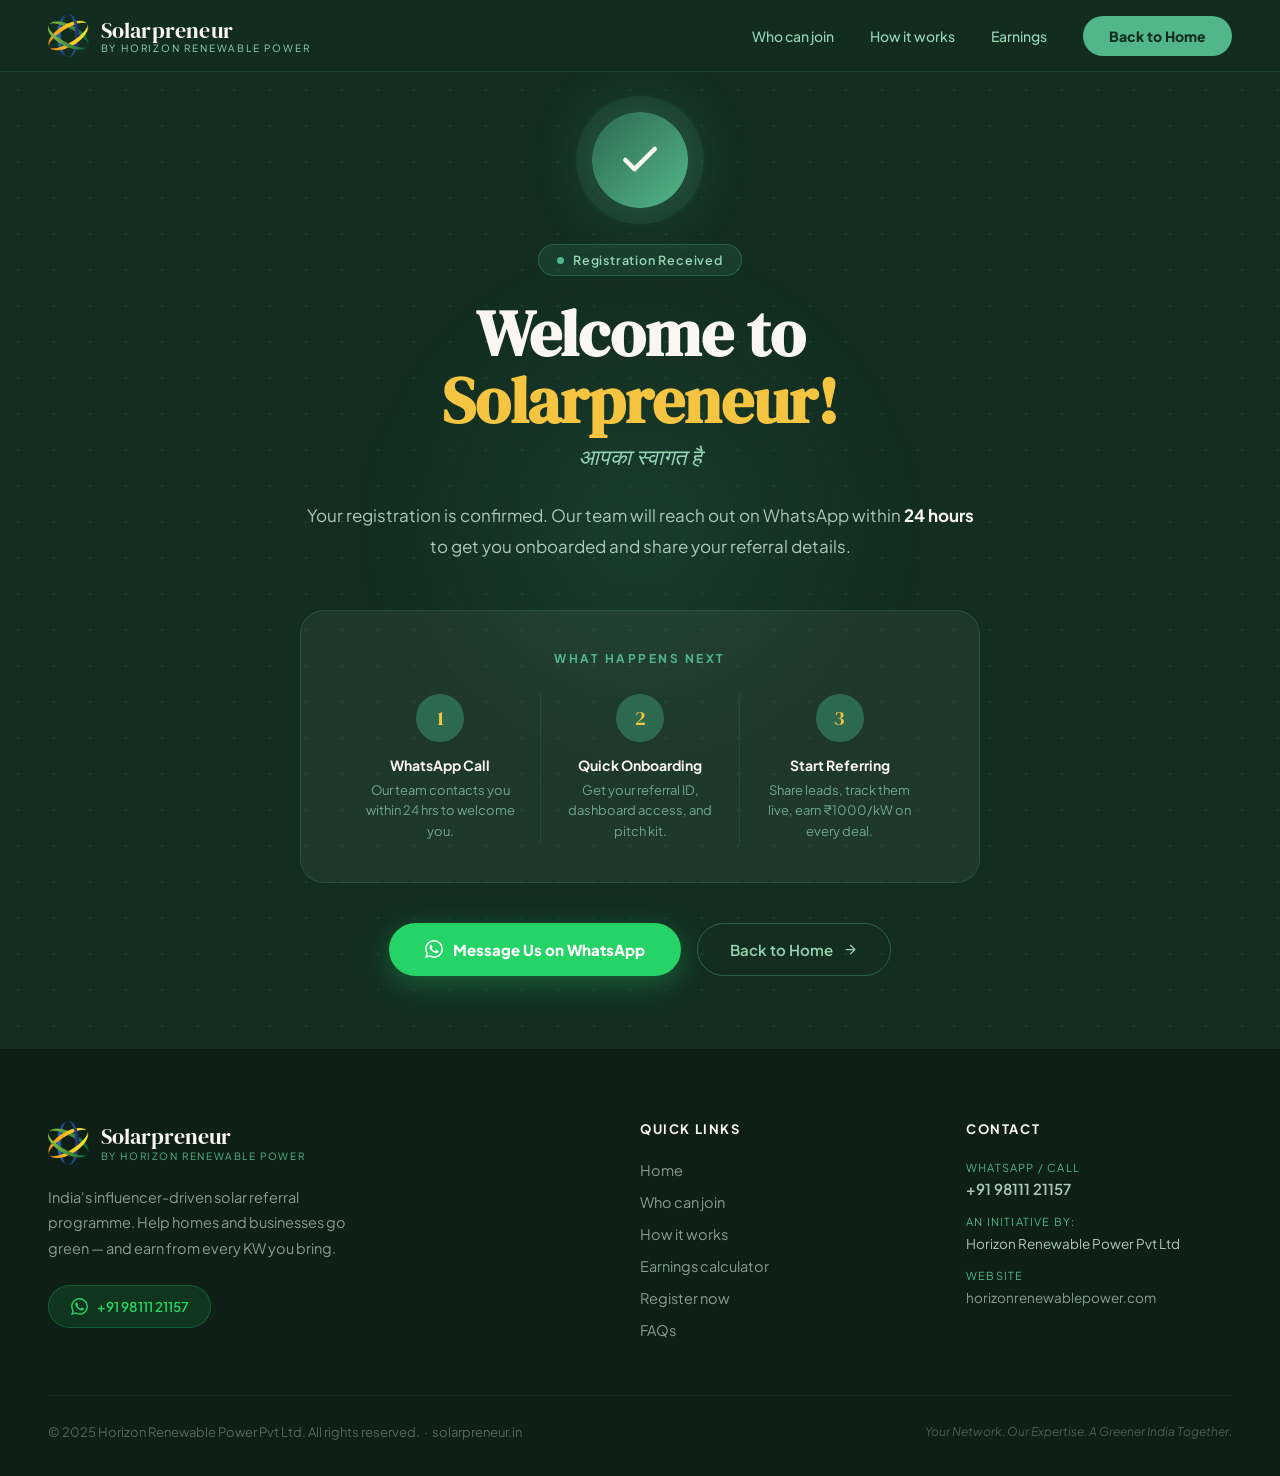
<file: thank-you.html>
<!DOCTYPE html>
<html lang="en">
<head>
<meta charset="utf-8">
<meta name="viewport" content="width=device-width, initial-scale=1">
<title>Thank You – Solarpreneur</title>
<meta name="robots" content="noindex, nofollow">
<link href="https://fonts.googleapis.com/css2?family=DM+Serif+Display:ital@0;1&family=Plus+Jakarta+Sans:wght@400;500;600;700;800&display=swap" rel="stylesheet">
<link rel="stylesheet" href="styles.css">
<style>
html, body { overflow-x: hidden; }

#mobile-menu-btn { display: none; }
#mobile-menu {
  position: fixed; top: 72px; left: 0; right: 0; z-index: 199;
  background: rgba(10,26,18,.98); backdrop-filter: blur(14px); -webkit-backdrop-filter: blur(14px);
  padding: 16px 20px 24px; display: none; flex-direction: column;
  border-bottom: 1px solid rgba(82,183,136,.15); box-shadow: 0 12px 40px rgba(0,0,0,.4);
}
#mobile-menu.open { display: flex; }
#mobile-menu a { color: #95D5B2; text-decoration: none; font-size: 16px; font-weight: 500; padding: 14px 4px; border-bottom: 1px solid rgba(82,183,136,.09); display: block; transition: color .2s; }
#mobile-menu a:hover { color: #FAF7F0; }
#mobile-menu .mob-cta { border-bottom: none !important; margin-top: 14px; background: #52B788; color: #132E21; padding: 14px 28px; border-radius: 100px; font-weight: 800; text-align: center; font-size: 15px; }

@keyframes checkPop { 0% { transform: scale(0) rotate(-10deg); opacity: 0; } 70% { transform: scale(1.15) rotate(2deg); } 100% { transform: scale(1) rotate(0); opacity: 1; } }
@keyframes fadeUp   { from { opacity: 0; transform: translateY(28px); } to { opacity: 1; transform: translateY(0); } }
@keyframes dotPulse { 0%,100% { transform: scale(1); opacity:.7; } 50% { transform: scale(1.4); opacity:1; } }

.check-circle { animation: checkPop .55s cubic-bezier(.34,1.56,.64,1) both; }
.fade-up-1 { animation: fadeUp .55s .15s ease both; }
.fade-up-2 { animation: fadeUp .55s .28s ease both; }
.fade-up-3 { animation: fadeUp .55s .42s ease both; }
.fade-up-4 { animation: fadeUp .55s .56s ease both; }

@media (max-width: 768px) {
  nav { padding: 0 18px !important; }
  #nav-links .nav-link { display: none !important; }
  #mobile-menu-btn { display: flex !important; }
  #footer-grid { grid-template-columns: 1fr !important; gap: 40px !important; }
  section { padding-left: 20px !important; padding-right: 20px !important; }
  footer  { padding-left: 20px !important; padding-right: 20px !important; }
  .ty-card { padding: 48px 24px !important; }
  .ty-steps { flex-direction: column !important; align-items: center !important; }
}
</style>
</head>
<body>

<!-- ═══ NAV ═══ -->
<nav style="position:fixed; top:0; left:0; right:0; z-index:200; background:rgba(19,46,33,.97); backdrop-filter:blur(14px); -webkit-backdrop-filter:blur(14px); height:72px; display:flex; align-items:center; justify-content:space-between; padding:0 48px; border-bottom:1px solid rgba(82,183,136,.14)">
  <a href="index.html" style="text-decoration:none; display:flex; align-items:center; gap:12px">
    <img src="Assets/Images/hrp-icon-logo.png" alt="Solarpreneur Logo" style="height:44px; width:auto; object-fit:contain; flex-shrink:0">
    <div>
      <div style="font-family:'DM Serif Display',serif; color:#FAF7F0; font-size:22px; line-height:1.15; letter-spacing:.2px">Solarpreneur</div>
      <div style="font-size:10px; color:#95D5B2; letter-spacing:1.8px; text-transform:uppercase; line-height:1">by Horizon Renewable Power</div>
    </div>
  </a>
  <div id="nav-links" style="display:flex; align-items:center; gap:36px">
    <a href="index.html#who"        class="nav-link" style="color:#95D5B2; text-decoration:none; font-size:14px; font-weight:500; transition:color .2s">Who can join</a>
    <a href="index.html#how"        class="nav-link" style="color:#95D5B2; text-decoration:none; font-size:14px; font-weight:500; transition:color .2s">How it works</a>
    <a href="index.html#calculator" class="nav-link" style="color:#95D5B2; text-decoration:none; font-size:14px; font-weight:500; transition:color .2s">Earnings</a>
    <a href="index.html"            class="nav-cta"  style="background:#52B788; color:#132E21; padding:11px 26px; border-radius:100px; font-weight:800; font-size:14px; text-decoration:none; transition:background .2s">Back to Home</a>
    <button id="mobile-menu-btn" onclick="toggleMobileMenu()" aria-label="Menu" style="background:none; border:1.5px solid rgba(82,183,136,.35); border-radius:8px; padding:0; cursor:pointer; flex-direction:column; align-items:center; justify-content:center; gap:5px; width:40px; height:40px">
      <span class="hb" style="display:block; width:18px; height:2px; background:#95D5B2; border-radius:2px; transition:all .25s"></span>
      <span class="hb" style="display:block; width:18px; height:2px; background:#95D5B2; border-radius:2px; transition:all .25s"></span>
      <span class="hb" style="display:block; width:18px; height:2px; background:#95D5B2; border-radius:2px; transition:all .25s"></span>
    </button>
  </div>
</nav>

<!-- Mobile slide-down menu -->
<div id="mobile-menu">
  <a href="index.html#who"        onclick="closeMobileMenu()">Who can join</a>
  <a href="index.html#how"        onclick="closeMobileMenu()">How it works</a>
  <a href="index.html#calculator" onclick="closeMobileMenu()">Earnings calculator</a>
  <a href="index.html#faq"        onclick="closeMobileMenu()">FAQs</a>
  <a href="index.html"            onclick="closeMobileMenu()" class="mob-cta">Back to Home</a>
</div>

<!-- ═══ THANK YOU SECTION ═══ -->
<section style="min-height:100vh; background:#132E21; display:flex; align-items:center; justify-content:center; padding:112px 24px 72px; position:relative; overflow:hidden">

  <!-- Dot-grid texture -->
  <div style="position:absolute; inset:0; background-image:radial-gradient(rgba(82,183,136,.13) 1.5px, transparent 1.5px); background-size:36px 36px; pointer-events:none"></div>

  <!-- Glow blob -->
  <div style="position:absolute; width:480px; height:480px; top:50%; left:50%; transform:translate(-50%,-50%); border-radius:50%; background:radial-gradient(circle, rgba(82,183,136,.12) 0%, transparent 70%); filter:blur(48px); pointer-events:none"></div>

  <div style="max-width:680px; width:100%; position:relative; z-index:5; text-align:center">

    <!-- Check circle -->
    <div class="check-circle" style="width:96px; height:96px; border-radius:50%; background:linear-gradient(135deg,#2D6A4F,#52B788); display:flex; align-items:center; justify-content:center; margin:0 auto 36px; box-shadow:0 0 0 16px rgba(82,183,136,.1), 0 0 60px rgba(82,183,136,.3)">
      <svg width="44" height="44" viewBox="0 0 24 24" fill="none" stroke="#FAF7F0" stroke-width="2.5" stroke-linecap="round" stroke-linejoin="round">
        <polyline points="20,6 9,17 4,12"/>
      </svg>
    </div>

    <!-- Pill tag -->
    <div class="fade-up-1" style="display:inline-flex; align-items:center; gap:9px; background:rgba(82,183,136,.12); border:1px solid rgba(82,183,136,.28); border-radius:100px; padding:7px 18px; margin-bottom:24px">
      <div style="width:7px; height:7px; border-radius:50%; background:#52B788; animation:dotPulse 2s ease-in-out infinite"></div>
      <span style="color:#95D5B2; font-size:12.5px; font-weight:600; letter-spacing:.8px">Registration Received</span>
    </div>

    <!-- Heading -->
    <h1 class="fade-up-1" style="font-family:'DM Serif Display',serif; color:#FAF7F0; font-size:clamp(40px,5vw,72px); line-height:1.05; margin:0 0 8px">
      Welcome to <span style="color:#F5C542">Solarpreneur!</span>
    </h1>

    <!-- Hindi -->
    <div class="fade-up-2" style="font-family:'DM Serif Display',serif; font-style:italic; color:#95D5B2; font-size:clamp(16px,2vw,22px); margin-bottom:28px">
      आपका स्वागत है
    </div>

    <!-- Body copy -->
    <p class="fade-up-2" style="color:rgba(216,243,220,.78); font-size:17px; line-height:1.8; margin:0 0 48px">
      Your registration is confirmed. Our team will reach out on WhatsApp within <strong style="color:#FAF7F0">24 hours</strong> to get you onboarded and share your referral details.
    </p>

    <!-- What happens next -->
    <div class="fade-up-3 ty-card" style="background:rgba(255,255,255,.05); border:1.5px solid rgba(82,183,136,.18); border-radius:24px; padding:40px 48px; margin-bottom:40px; text-align:left">
      <div style="font-size:12px; font-weight:700; color:#52B788; text-transform:uppercase; letter-spacing:2.5px; margin-bottom:28px; text-align:center">What happens next</div>
      <div class="ty-steps" style="display:flex; gap:0; justify-content:space-between">

        <div style="text-align:center; flex:1; padding:0 12px">
          <div style="width:48px; height:48px; border-radius:50%; background:#2D6A4F; display:flex; align-items:center; justify-content:center; margin:0 auto 14px; font-family:'DM Serif Display',serif; color:#F5C542; font-size:20px">1</div>
          <div style="font-weight:700; font-size:14px; color:#FAF7F0; margin-bottom:6px">WhatsApp Call</div>
          <p style="color:rgba(149,213,178,.7); font-size:13px; line-height:1.6; margin:0">Our team contacts you within 24 hrs to welcome you.</p>
        </div>

        <div style="width:1px; background:rgba(82,183,136,.15); flex-shrink:0; margin:0 8px"></div>

        <div style="text-align:center; flex:1; padding:0 12px">
          <div style="width:48px; height:48px; border-radius:50%; background:#2D6A4F; display:flex; align-items:center; justify-content:center; margin:0 auto 14px; font-family:'DM Serif Display',serif; color:#F5C542; font-size:20px">2</div>
          <div style="font-weight:700; font-size:14px; color:#FAF7F0; margin-bottom:6px">Quick Onboarding</div>
          <p style="color:rgba(149,213,178,.7); font-size:13px; line-height:1.6; margin:0">Get your referral ID, dashboard access, and pitch kit.</p>
        </div>

        <div style="width:1px; background:rgba(82,183,136,.15); flex-shrink:0; margin:0 8px"></div>

        <div style="text-align:center; flex:1; padding:0 12px">
          <div style="width:48px; height:48px; border-radius:50%; background:#2D6A4F; display:flex; align-items:center; justify-content:center; margin:0 auto 14px; font-family:'DM Serif Display',serif; color:#F5C542; font-size:20px">3</div>
          <div style="font-weight:700; font-size:14px; color:#FAF7F0; margin-bottom:6px">Start Referring</div>
          <p style="color:rgba(149,213,178,.7); font-size:13px; line-height:1.6; margin:0">Share leads, track them live, earn ₹1000/kW on every deal.</p>
        </div>

      </div>
    </div>

    <!-- CTAs -->
    <div class="fade-up-4" style="display:flex; gap:16px; flex-wrap:wrap; justify-content:center">
      <a href="https://wa.me/919811121157?text=Hi%2C%20I%20just%20registered%20as%20a%20Solarpreneur.%20Looking%20forward%20to%20getting%20started!" target="_blank" class="hero-cta-primary" style="background:#25D366; color:#fff; padding:16px 36px; border-radius:100px; font-weight:800; font-size:15px; text-decoration:none; display:inline-flex; align-items:center; gap:10px; box-shadow:0 8px 28px rgba(37,211,102,.3); transition:all .2s">
        <svg width="18" height="18" viewBox="0 0 24 24" fill="#fff"><path d="M17.472 14.382c-.297-.149-1.758-.867-2.03-.967-.273-.099-.471-.148-.67.15-.197.297-.767.966-.94 1.164-.173.199-.347.223-.644.075-.297-.15-1.255-.463-2.39-1.475-.883-.788-1.48-1.761-1.653-2.059-.173-.297-.018-.458.13-.606.134-.133.298-.347.446-.52.149-.174.198-.298.298-.497.099-.198.05-.371-.025-.52-.075-.149-.669-1.612-.916-2.207-.242-.579-.487-.5-.669-.51-.173-.008-.371-.01-.57-.01-.198 0-.52.074-.792.372-.272.297-1.04 1.016-1.04 2.479 0 1.462 1.065 2.875 1.213 3.074.149.198 2.096 3.2 5.077 4.487.709.306 1.262.489 1.694.625.712.227 1.36.195 1.871.118.571-.085 1.758-.719 2.006-1.413.248-.694.248-1.289.173-1.413-.074-.124-.272-.198-.57-.347m-5.421 7.403h-.004a9.87 9.87 0 01-5.031-1.378l-.361-.214-3.741.982.998-3.648-.235-.374a9.86 9.86 0 01-1.51-5.26c.001-5.45 4.436-9.884 9.888-9.884 2.64 0 5.122 1.03 6.988 2.898a9.825 9.825 0 012.893 6.994c-.003 5.45-4.437 9.884-9.885 9.884m8.413-18.297A11.815 11.815 0 0012.05 0C5.495 0 .16 5.335.157 11.892c0 2.096.547 4.142 1.588 5.945L.057 24l6.305-1.654a11.882 11.882 0 005.683 1.448h.005c6.554 0 11.89-5.335 11.893-11.893a11.821 11.821 0 00-3.48-8.413Z"/></svg>
        Message Us on WhatsApp
      </a>
      <a href="index.html" class="hero-cta-wa" style="border:1.5px solid rgba(82,183,136,.38); color:#95D5B2; padding:16px 32px; border-radius:100px; font-weight:600; font-size:15px; text-decoration:none; display:inline-flex; align-items:center; gap:10px; transition:all .2s">
        Back to Home
        <svg width="15" height="15" viewBox="0 0 24 24" fill="none" stroke="currentColor" stroke-width="2" stroke-linecap="round" stroke-linejoin="round"><path d="M5 12h14M12 5l7 7-7 7"/></svg>
      </a>
    </div>

  </div>
</section>

<!-- ═══ FOOTER ═══ -->
<footer style="background:#0D1F16; padding:72px 48px 36px; border-top:1px solid rgba(82,183,136,.1)">
  <div style="max-width:1300px; margin:0 auto">
    <div id="footer-grid" style="display:grid; grid-template-columns:2fr 1fr 1fr; gap:60px; padding-bottom:56px; border-bottom:1px solid rgba(82,183,136,.1)">

      <!-- Brand column -->
      <div>
        <div style="display:flex; align-items:center; gap:12px; margin-bottom:20px">
          <img src="Assets/Images/hrp-icon-logo.png" alt="Solarpreneur Logo" style="height:44px; width:auto; object-fit:contain; flex-shrink:0">
          <div>
            <div style="font-family:'DM Serif Display',serif; color:#FAF7F0; font-size:22px; line-height:1.15">Solarpreneur</div>
            <div style="font-size:10px; color:#52B788; letter-spacing:1.6px; text-transform:uppercase">by Horizon Renewable Power</div>
          </div>
        </div>
        <p style="color:rgba(216,243,220,.6); font-size:14.5px; line-height:1.75; margin:0 0 24px; max-width:320px">India's influencer-driven solar referral programme. Help homes and businesses go green — and earn from every KW you bring.</p>
        <a href="https://wa.me/919811121157" target="_blank" class="footer-wa" style="display:inline-flex; align-items:center; gap:9px; background:rgba(37,211,102,.12); border:1px solid rgba(37,211,102,.25); color:#25D366; padding:12px 22px; border-radius:100px; font-size:13.5px; font-weight:600; text-decoration:none; transition:background .2s">
          <svg width="17" height="17" viewBox="0 0 24 24" fill="#25D366"><path d="M17.472 14.382c-.297-.149-1.758-.867-2.03-.967-.273-.099-.471-.148-.67.15-.197.297-.767.966-.94 1.164-.173.199-.347.223-.644.075-.297-.15-1.255-.463-2.39-1.475-.883-.788-1.48-1.761-1.653-2.059-.173-.297-.018-.458.13-.606.134-.133.298-.347.446-.52.149-.174.198-.298.298-.497.099-.198.05-.371-.025-.52-.075-.149-.669-1.612-.916-2.207-.242-.579-.487-.5-.669-.51-.173-.008-.371-.01-.57-.01-.198 0-.52.074-.792.372-.272.297-1.04 1.016-1.04 2.479 0 1.462 1.065 2.875 1.213 3.074.149.198 2.096 3.2 5.077 4.487.709.306 1.262.489 1.694.625.712.227 1.36.195 1.871.118.571-.085 1.758-.719 2.006-1.413.248-.694.248-1.289.173-1.413-.074-.124-.272-.198-.57-.347m-5.421 7.403h-.004a9.87 9.87 0 01-5.031-1.378l-.361-.214-3.741.982.998-3.648-.235-.374a9.86 9.86 0 01-1.51-5.26c.001-5.45 4.436-9.884 9.888-9.884 2.64 0 5.122 1.03 6.988 2.898a9.825 9.825 0 012.893 6.994c-.003 5.45-4.437 9.884-9.885 9.884m8.413-18.297A11.815 11.815 0 0012.05 0C5.495 0 .16 5.335.157 11.892c0 2.096.547 4.142 1.588 5.945L.057 24l6.305-1.654a11.882 11.882 0 005.683 1.448h.005c6.554 0 11.89-5.335 11.893-11.893a11.821 11.821 0 00-3.48-8.413Z"/></svg>
          +91 98111 21157
        </a>
      </div>

      <!-- Quick links -->
      <div>
        <div style="font-weight:700; font-size:13px; color:#FAF7F0; text-transform:uppercase; letter-spacing:1.6px; margin-bottom:24px">Quick Links</div>
        <div style="display:flex; flex-direction:column; gap:14px">
          <a href="index.html"            class="footer-link" style="color:rgba(216,243,220,.6); text-decoration:none; font-size:14.5px; transition:color .2s">Home</a>
          <a href="index.html#who"        class="footer-link" style="color:rgba(216,243,220,.6); text-decoration:none; font-size:14.5px; transition:color .2s">Who can join</a>
          <a href="index.html#how"        class="footer-link" style="color:rgba(216,243,220,.6); text-decoration:none; font-size:14.5px; transition:color .2s">How it works</a>
          <a href="index.html#calculator" class="footer-link" style="color:rgba(216,243,220,.6); text-decoration:none; font-size:14.5px; transition:color .2s">Earnings calculator</a>
          <a href="index.html#register"   class="footer-link" style="color:rgba(216,243,220,.6); text-decoration:none; font-size:14.5px; transition:color .2s">Register now</a>
          <a href="index.html#faq"        class="footer-link" style="color:rgba(216,243,220,.6); text-decoration:none; font-size:14.5px; transition:color .2s">FAQs</a>
        </div>
      </div>

      <!-- Contact -->
      <div>
        <div style="font-weight:700; font-size:13px; color:#FAF7F0; text-transform:uppercase; letter-spacing:1.6px; margin-bottom:24px">Contact</div>
        <div style="display:flex; flex-direction:column; gap:16px">
          <div>
            <div style="font-size:11px; color:#52B788; text-transform:uppercase; letter-spacing:1.2px; margin-bottom:4px">WhatsApp / Call</div>
            <a href="tel:+919811121157" style="color:rgba(216,243,220,.8); text-decoration:none; font-size:15px; font-weight:600">+91 98111 21157</a>
          </div>
          <div>
            <div style="font-size:11px; color:#52B788; text-transform:uppercase; letter-spacing:1.2px; margin-bottom:4px">An Initiative by:</div>
            <a href="https://www.horizonrenewablepower.com" target="_blank" class="footer-hrp" style="color:rgba(216,243,220,.8); text-decoration:none; font-size:13.5px; transition:color .2s">Horizon Renewable Power Pvt Ltd</a>
          </div>
          <div>
            <div style="font-size:11px; color:#52B788; text-transform:uppercase; letter-spacing:1.2px; margin-bottom:4px">Website</div>
            <a href="https://www.horizonrenewablepower.com" target="_blank" class="footer-link" style="color:rgba(216,243,220,.6); text-decoration:none; font-size:13.5px; transition:color .2s">horizonrenewablepower.com</a>
          </div>
        </div>
      </div>
    </div>

    <div style="display:flex; align-items:center; justify-content:space-between; padding-top:28px; flex-wrap:wrap; gap:12px">
      <p style="color:rgba(216,243,220,.35); font-size:13px; margin:0">© 2025 Horizon Renewable Power Pvt Ltd. All rights reserved. &nbsp;·&nbsp; solarpreneur.in</p>
      <p style="color:rgba(216,243,220,.3); font-size:12px; margin:0; font-style:italic">Your Network. Our Expertise. A Greener India Together.</p>
    </div>
  </div>
</footer>

<script>
function toggleMobileMenu(){
  var menu = document.getElementById('mobile-menu');
  var spans = document.querySelectorAll('#mobile-menu-btn .hb');
  var isOpen = menu.classList.toggle('open');
  if(isOpen){
    spans[0].style.transform='rotate(45deg) translate(5px,5px)';
    spans[1].style.opacity='0';
    spans[2].style.transform='rotate(-45deg) translate(5px,-5px)';
  } else {
    spans[0].style.transform=''; spans[1].style.opacity='1'; spans[2].style.transform='';
  }
}
function closeMobileMenu(){
  document.getElementById('mobile-menu').classList.remove('open');
  var spans = document.querySelectorAll('#mobile-menu-btn .hb');
  spans[0].style.transform=''; spans[1].style.opacity='1'; spans[2].style.transform='';
}
</script>
</body>
</html>
</file>
<file: styles.css>
*, *::before, *::after { box-sizing: border-box; }
html { scroll-behavior: smooth; }
body { margin: 0; font-family: 'Plus Jakarta Sans', sans-serif; background: #FAF7F0; color: #132E21; overflow-x: hidden; }
input, textarea, select, button { font-family: inherit; }

@keyframes spin-slow  { to { transform: rotate(360deg); } }
@keyframes spin-rev   { to { transform: rotate(-360deg); } }
@keyframes pulse-sun  { 0%,100% { box-shadow: 0 0 50px rgba(245,197,66,.3); } 50% { box-shadow: 0 0 110px rgba(245,197,66,.65); } }
@keyframes orbit1 { from { transform: rotate(0deg)   translateX(185px) rotate(0deg);    } to { transform: rotate(360deg)   translateX(185px) rotate(-360deg);   } }
@keyframes orbit2 { from { transform: rotate(125deg) translateX(225px) rotate(-125deg); } to { transform: rotate(485deg)  translateX(225px) rotate(-485deg);  } }
@keyframes orbit3 { from { transform: rotate(255deg) translateX(145px) rotate(-255deg); } to { transform: rotate(615deg)  translateX(145px) rotate(-615deg);  } }
@keyframes dotPulse { 0%,100% { transform: scale(1); opacity:.7; } 50% { transform: scale(1.4); opacity:1; } }
@keyframes fadeUp  { from { opacity: 0; transform: translateY(36px); } to { opacity: 1; transform: translateY(0); } }

input[type=range] { -webkit-appearance: none; appearance: none; width: 100%; height: 8px; border-radius: 4px; background: rgba(255,255,255,.18); outline: none; cursor: pointer; }
input[type=range]::-webkit-slider-thumb { -webkit-appearance: none; width: 26px; height: 26px; border-radius: 50%; background: #F5C542; cursor: pointer; box-shadow: 0 2px 12px rgba(245,197,66,.5); border: 3px solid #fff; }
input[type=range]::-moz-range-thumb { width: 26px; height: 26px; border-radius: 50%; background: #F5C542; cursor: pointer; border: 3px solid #fff; }

/* Nav */
.nav-link:hover { color: #FAF7F0 !important; }
.nav-cta:hover { background: #3DA570 !important; }

/* Who cards */
.who-card { flex: 0 0 calc(33.333% - 16px); max-width: calc(33.333% - 16px); min-width: 264px; }
.who-card:hover { transform: translateY(-7px) !important; box-shadow: 0 14px 44px rgba(19,46,33,.13) !important; }
.who-card-green:hover { border-color: rgba(82,183,136,.4) !important; }
.who-card-amber:hover { border-color: rgba(245,197,66,.5) !important; }

/* Trust / Why section cards */
.trust-grid > div { flex: 0 0 calc(33.333% - 16px); max-width: calc(33.333% - 16px); min-width: 264px; }

/* Step buttons */
.step-wa-btn:hover { background: #2D6A4F !important; }
.step-form-btn:hover { background: #E8B820 !important; }

/* Submit */
.submit-btn:hover { background: #1C4E38 !important; transform: translateY(-2px) !important; box-shadow: 0 12px 36px rgba(45,106,79,.4) !important; }

/* FAQ */
.faq-btn:hover { background: rgba(82,183,136,.04) !important; }

/* Footer */
.footer-link:hover { color: #95D5B2 !important; }
.footer-wa:hover { background: rgba(37,211,102,.2) !important; }
.footer-hrp:hover { color: #95D5B2 !important; }

/* Hero CTAs */
.hero-cta-primary:hover { background: #3DA570 !important; transform: translateY(-2px) !important; box-shadow: 0 14px 42px rgba(82,183,136,.48) !important; }
.hero-cta-wa:hover { border-color: rgba(82,183,136,.75) !important; color: #FAF7F0 !important; background: rgba(82,183,136,.08) !important; }

/* Form inputs */
.form-input:focus { border-color: #52B788 !important; background: #fff !important; box-shadow: 0 0 0 3px rgba(82,183,136,.12) !important; outline: none; }
.form-select:focus { border-color: #52B788 !important; background: #fff !important; outline: none; }
.field-error { display:block; color:#D63031; font-size:12px; font-weight:600; margin-top:5px; }

/* Form states */
#form-success { display: none; }
#form-container.submitted #form-success { display: block; }
#form-container.submitted #form-main { display: none; }
</file>
